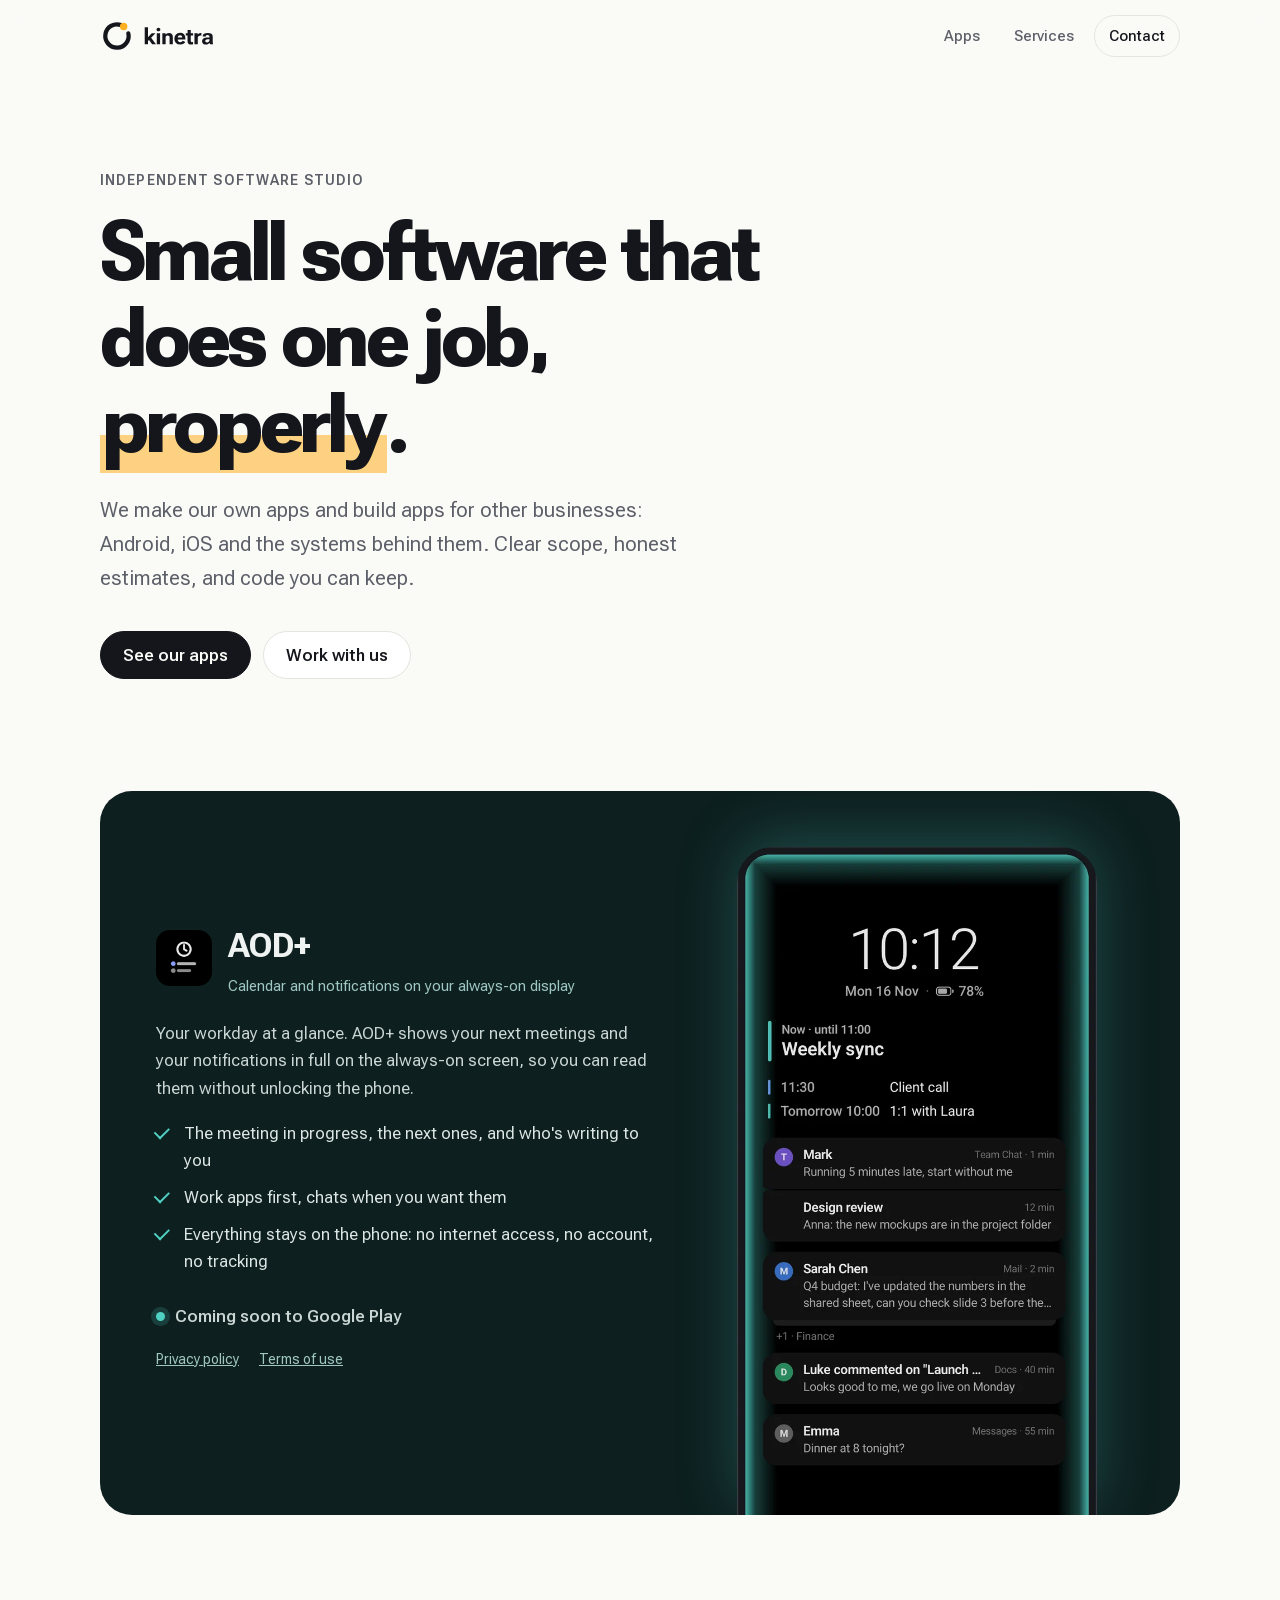
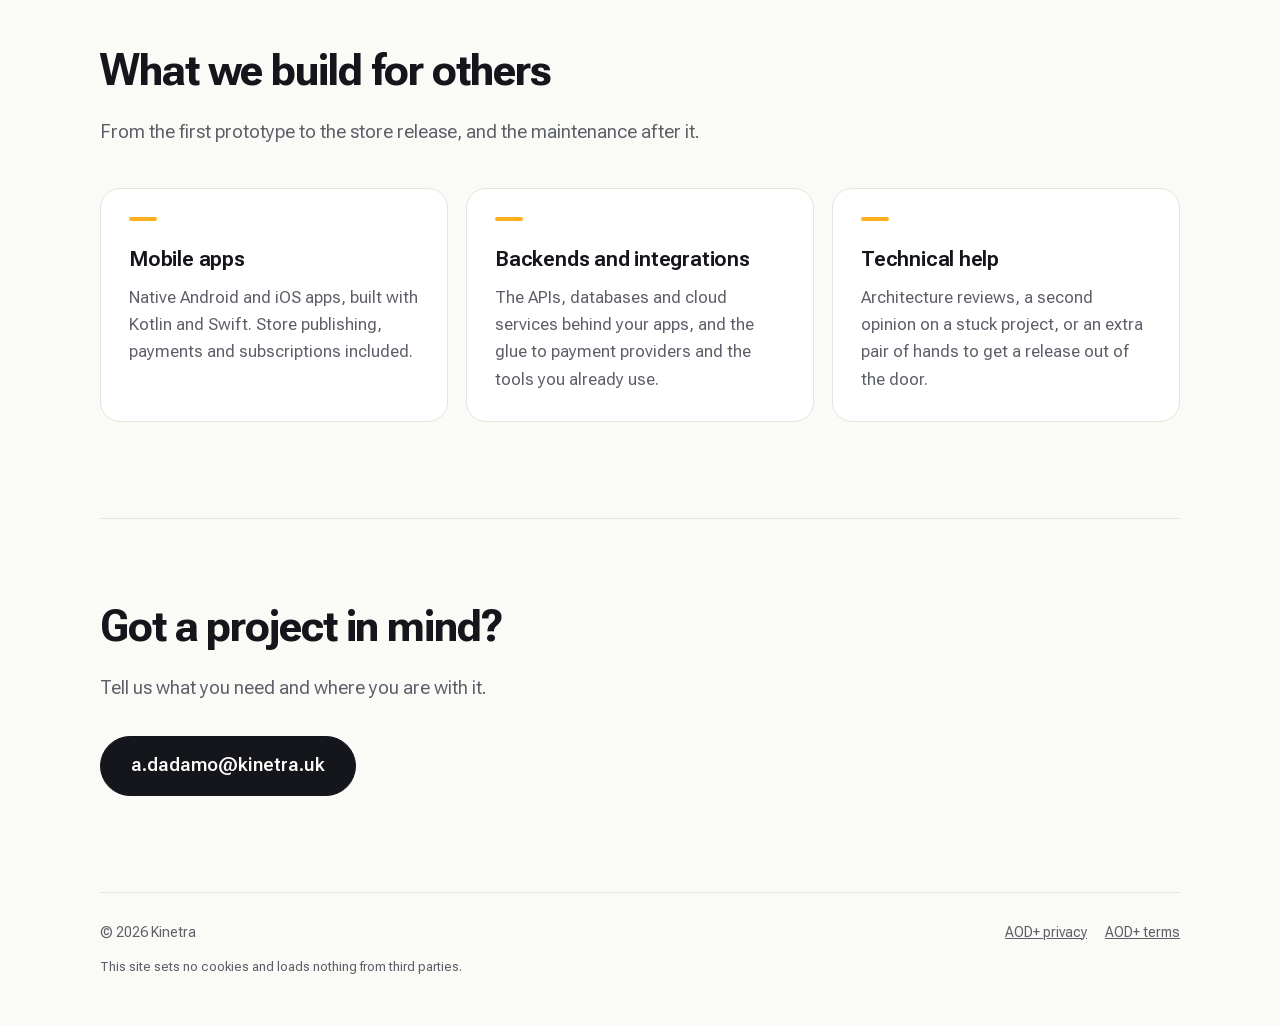
<file: index.html>
<!DOCTYPE html>
<html lang="en">
<head>
  <meta charset="utf-8">
  <meta name="viewport" content="width=device-width, initial-scale=1">
  <title>Kinetra · Independent software studio</title>
  <meta name="description" content="Kinetra is an independent software studio. We make our own apps, like AOD+, and build mobile apps and backends for other businesses.">
  <meta name="color-scheme" content="light dark">
  <meta name="theme-color" content="#FAFAF7" media="(prefers-color-scheme: light)">
  <meta name="theme-color" content="#101217" media="(prefers-color-scheme: dark)">
  <link rel="icon" href="assets/mark.svg" type="image/svg+xml">
  <link rel="preload" href="assets/fonts/roboto-flex.woff2" as="font" type="font/woff2" crossorigin>
  <link rel="stylesheet" href="assets/brand.css">
  <link rel="stylesheet" href="assets/style.css">
  <meta property="og:title" content="Kinetra">
  <meta property="og:description" content="Independent software studio. Our own apps, and apps for yours.">
  <meta property="og:type" content="website">
</head>
<body>
  <header class="top">
    <div class="wrap top-row">
      <a class="logo" href="/" aria-label="Kinetra home">
        <picture>
          <source srcset="assets/logo-dark.svg" media="(prefers-color-scheme: dark)">
          <img src="assets/logo-light.svg" alt="Kinetra" height="34">
        </picture>
      </a>
      <nav aria-label="Main">
        <a href="#apps">Apps</a>
        <a href="#services">Services</a>
        <a href="#contact" class="nav-cta">Contact</a>
      </nav>
    </div>
  </header>

  <main>
    <section class="hero wrap">
      <p class="eyebrow">Independent software studio</p>
      <h1>Small software that does one job, <span class="accent-text">properly</span>.</h1>
      <p class="lead">We make our own apps and build apps for other businesses: Android, iOS and the systems behind them. Clear scope, honest estimates, and code you can keep.</p>
      <div class="actions">
        <a class="btn primary" href="#apps">See our apps</a>
        <a class="btn" href="#contact">Work with us</a>
      </div>
    </section>

    <section id="apps" class="apps">
      <div class="wrap app-card">
        <div class="app-copy">
          <div class="app-head">
            <img src="assets/aodplus-icon.png" alt="" width="56" height="56">
            <div>
              <h2>AOD+</h2>
              <p class="app-tag">Calendar and notifications on your always-on display</p>
            </div>
          </div>
          <p>Your workday at a glance. AOD+ shows your next meetings and your notifications in full on the always-on screen, so you can read them without unlocking the phone.</p>
          <ul class="ticks">
            <li>The meeting in progress, the next ones, and who's writing to you</li>
            <li>Work apps first, chats when you want them</li>
            <li>Everything stays on the phone: no internet access, no account, no tracking</li>
          </ul>
          <p class="soon"><span class="dot" aria-hidden="true"></span>Coming soon to Google Play</p>
          <p class="small-links">
            <a href="/aodplus/privacy/">Privacy policy</a>
            <a href="/aodplus/terms/">Terms of use</a>
          </p>
        </div>
        <div class="app-shot">
          <img src="assets/aodplus-screen.webp" alt="AOD+ on a phone: the time, the meeting in progress, the next meetings and recent notifications" width="645" height="1196" loading="lazy">
        </div>
      </div>
    </section>

    <section id="services" class="wrap services">
      <h2>What we build for others</h2>
      <p class="section-lead">From the first prototype to the store release, and the maintenance after it.</p>
      <div class="grid">
        <article>
          <h3>Mobile apps</h3>
          <p>Native Android and iOS apps, built with Kotlin and Swift. Store publishing, payments and subscriptions included.</p>
        </article>
        <article>
          <h3>Backends and integrations</h3>
          <p>The APIs, databases and cloud services behind your apps, and the glue to payment providers and the tools you already use.</p>
        </article>
        <article>
          <h3>Technical help</h3>
          <p>Architecture reviews, a second opinion on a stuck project, or an extra pair of hands to get a release out of the door.</p>
        </article>
      </div>
    </section>

    <section id="contact" class="wrap contact">
      <h2>Got a project in mind?</h2>
      <p class="section-lead">Tell us what you need and where you are with it.</p>
      <a class="btn primary big" href="mailto:a.dadamo@kinetra.uk">a.dadamo@kinetra.uk</a>
    </section>
  </main>

  <footer class="wrap foot">
    <div class="foot-row">
      <span>© 2026 Kinetra</span>
      <span class="foot-links">
        <a href="/aodplus/privacy/">AOD+ privacy</a>
        <a href="/aodplus/terms/">AOD+ terms</a>
      </span>
    </div>
    <p class="legal">This site sets no cookies and loads nothing from third parties.</p>
  </footer>
</body>
</html>
</file>
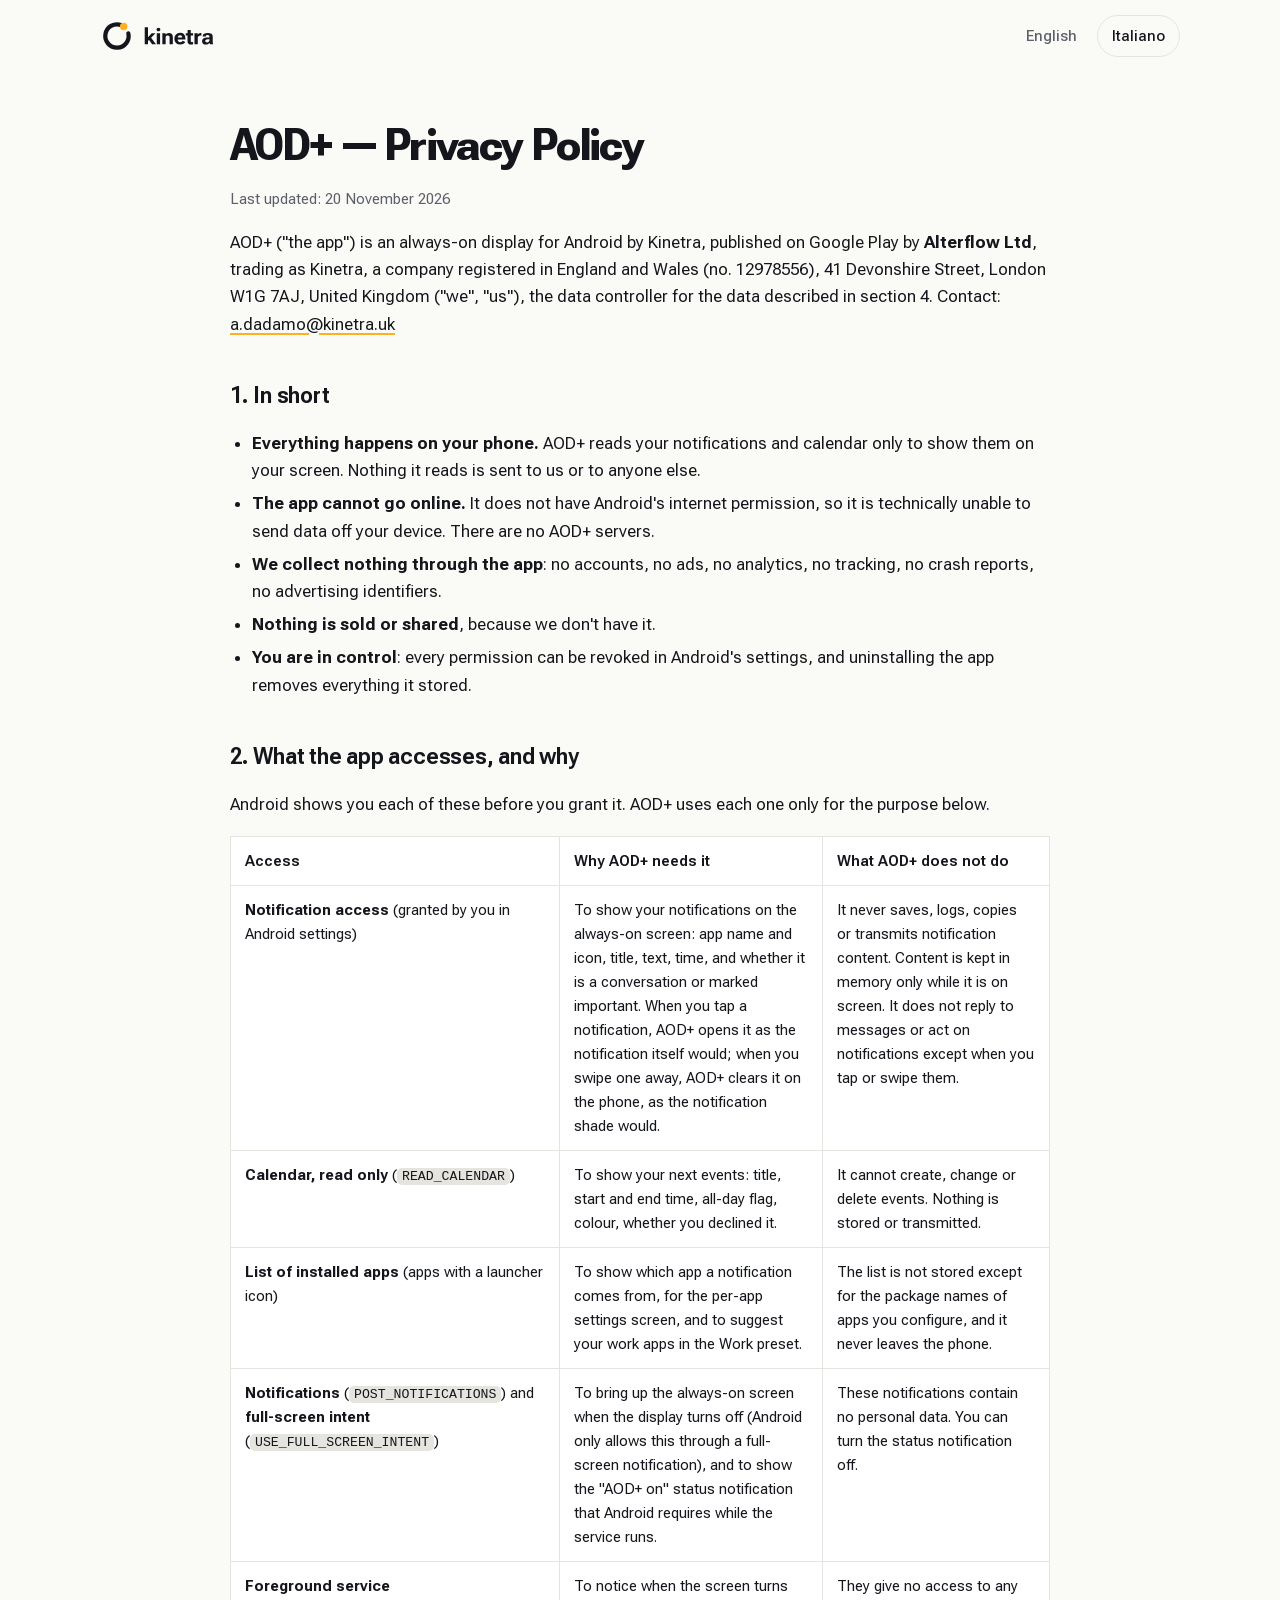
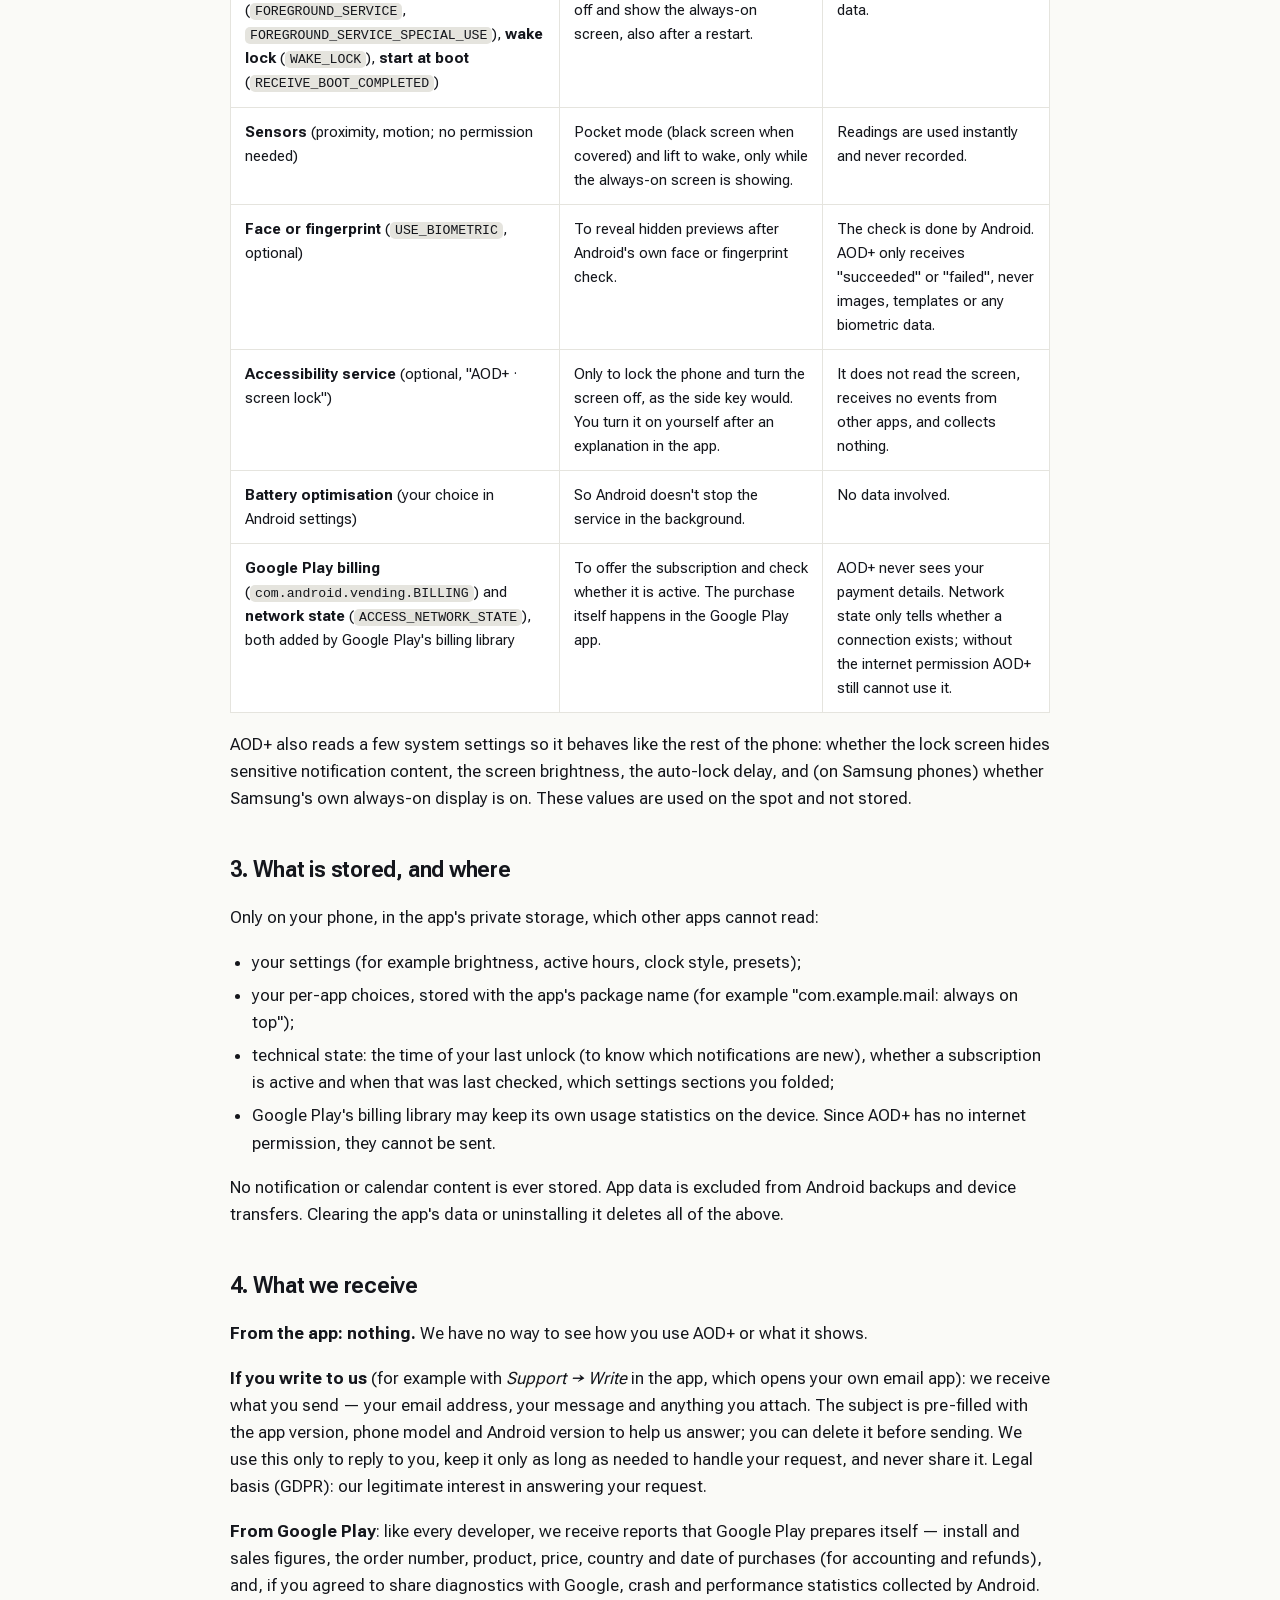
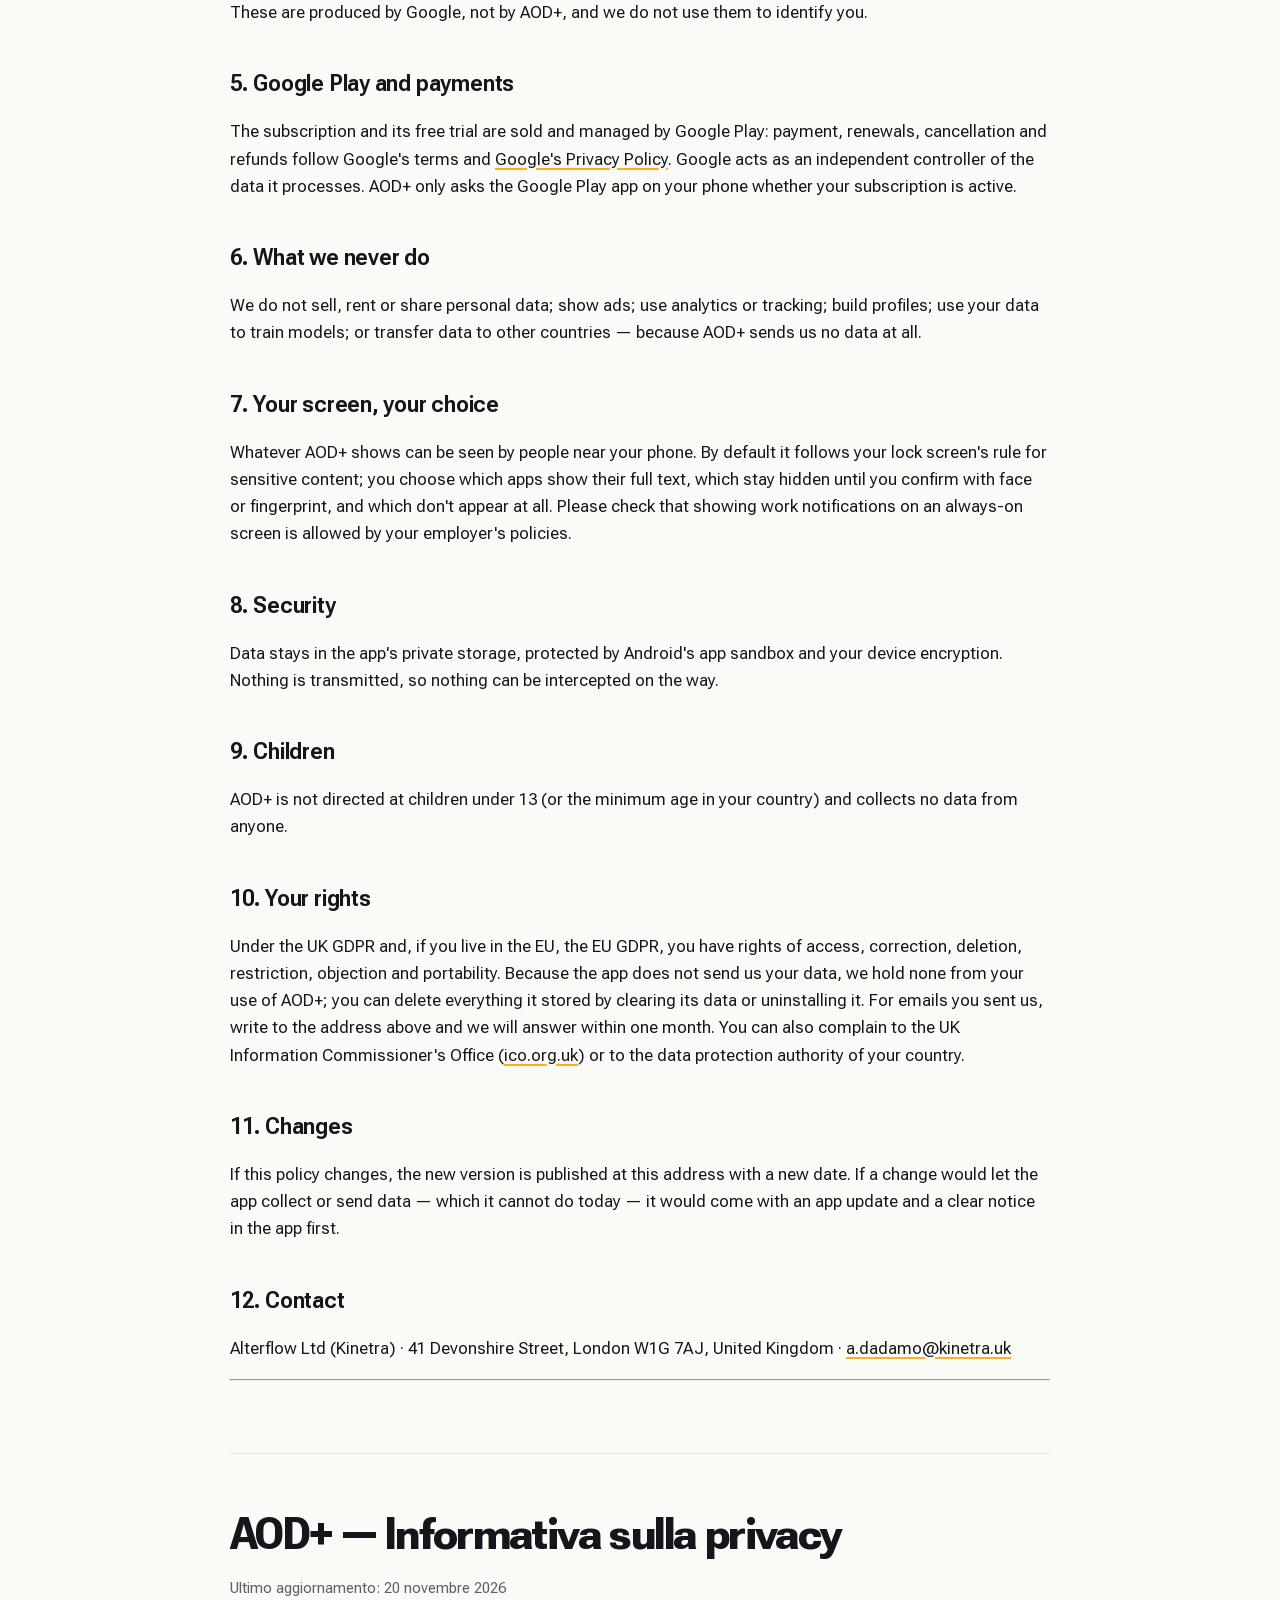
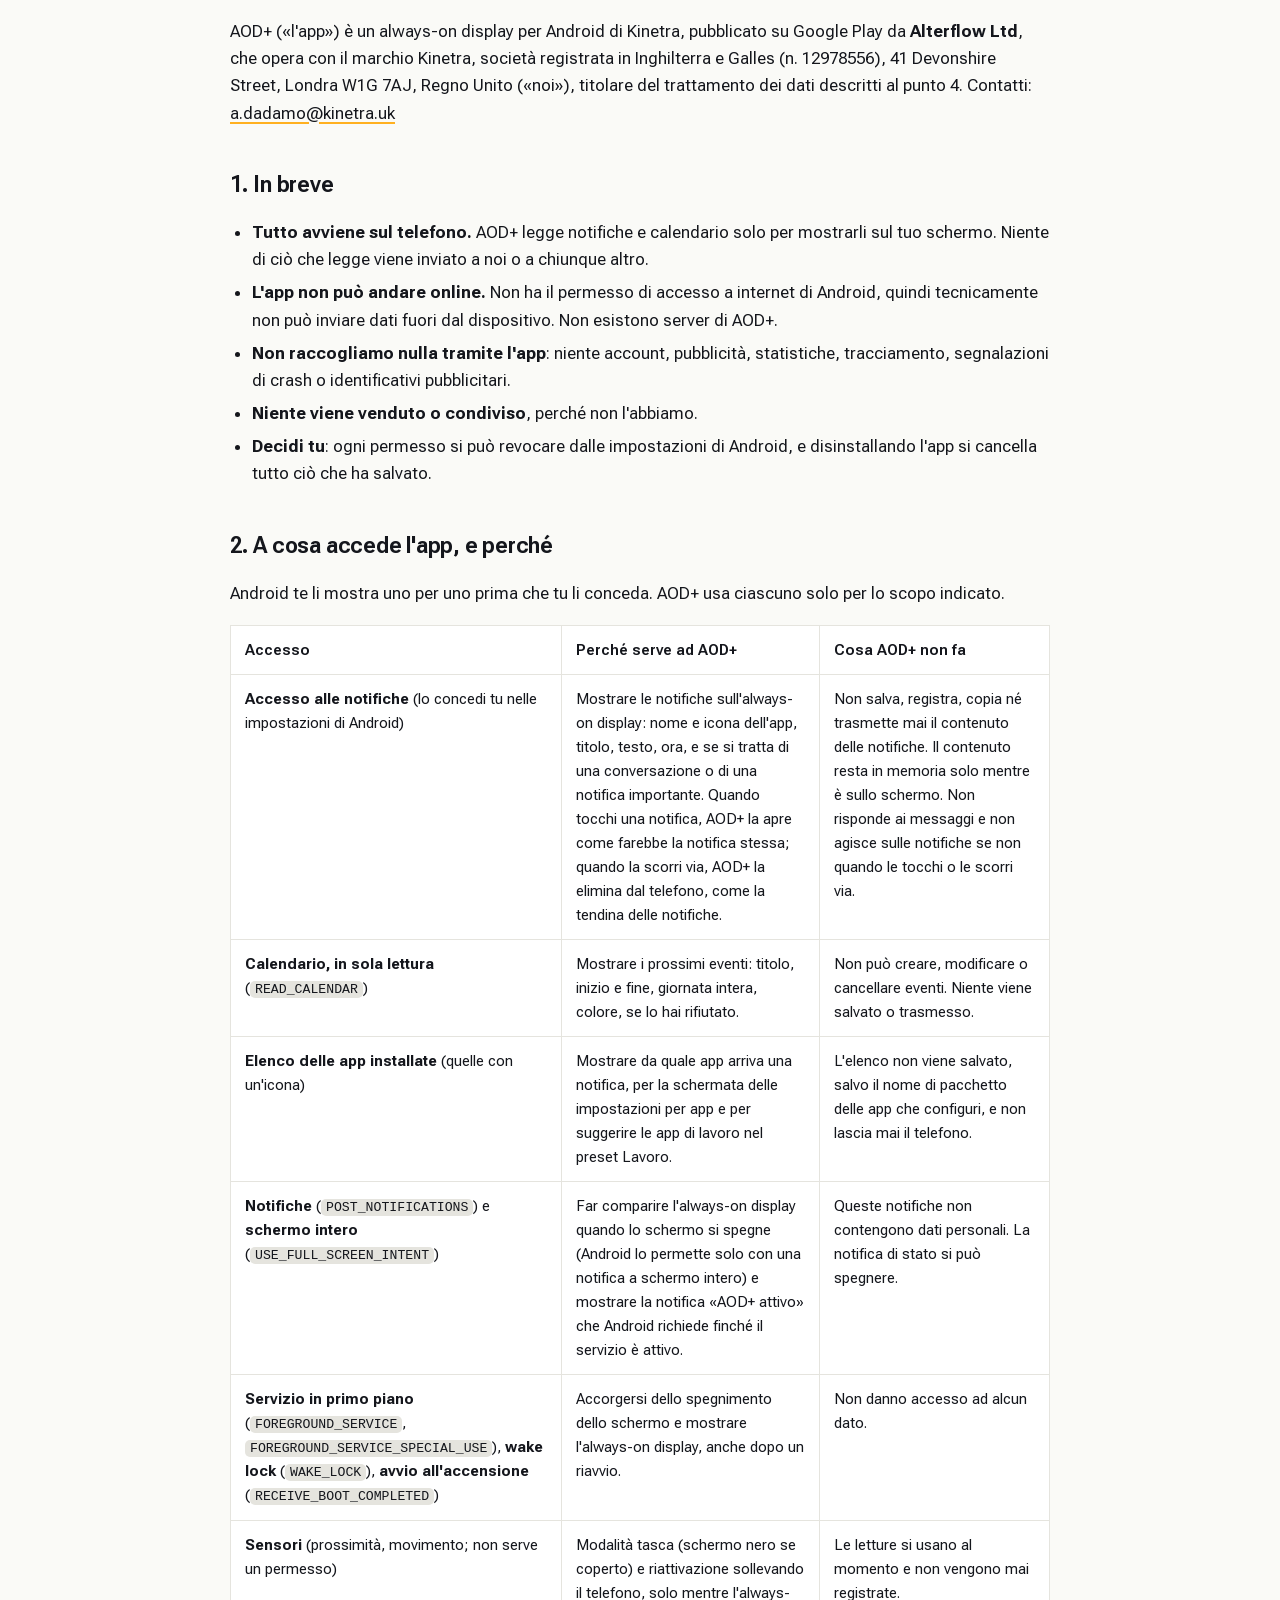
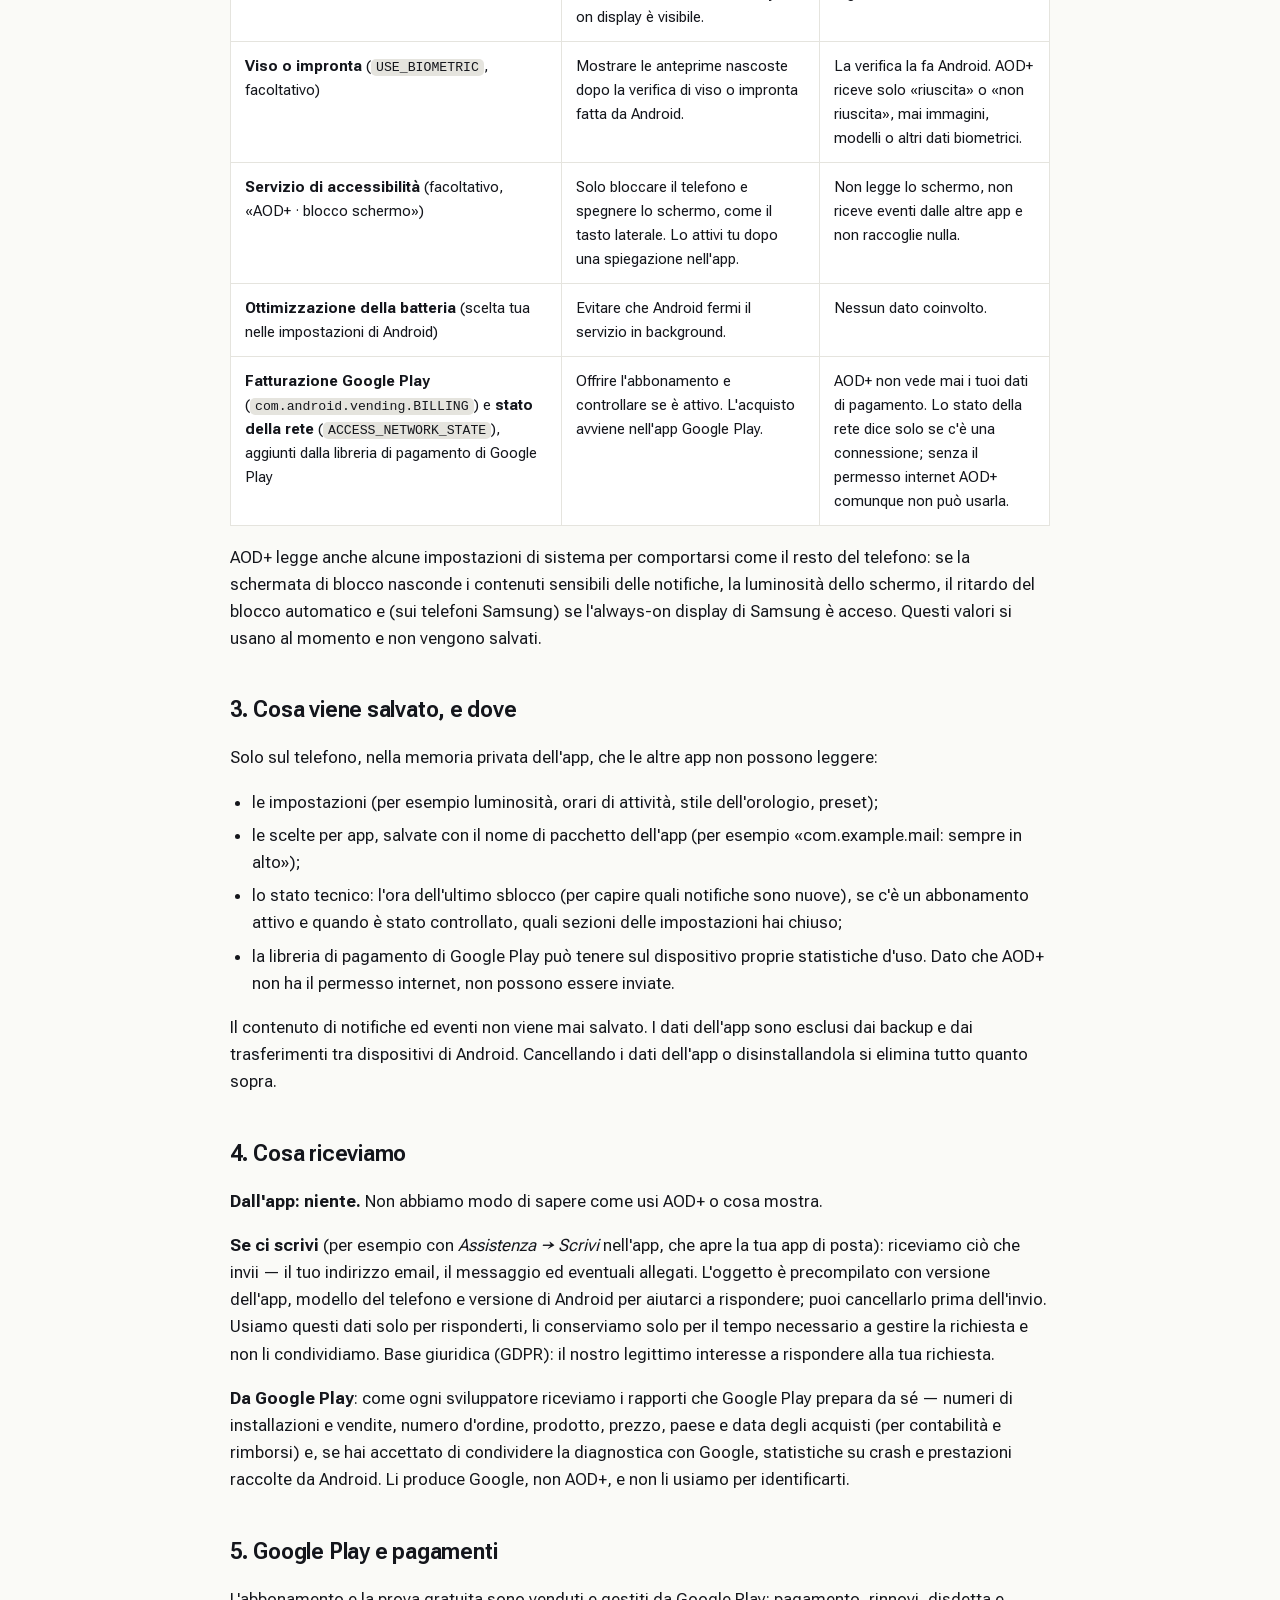
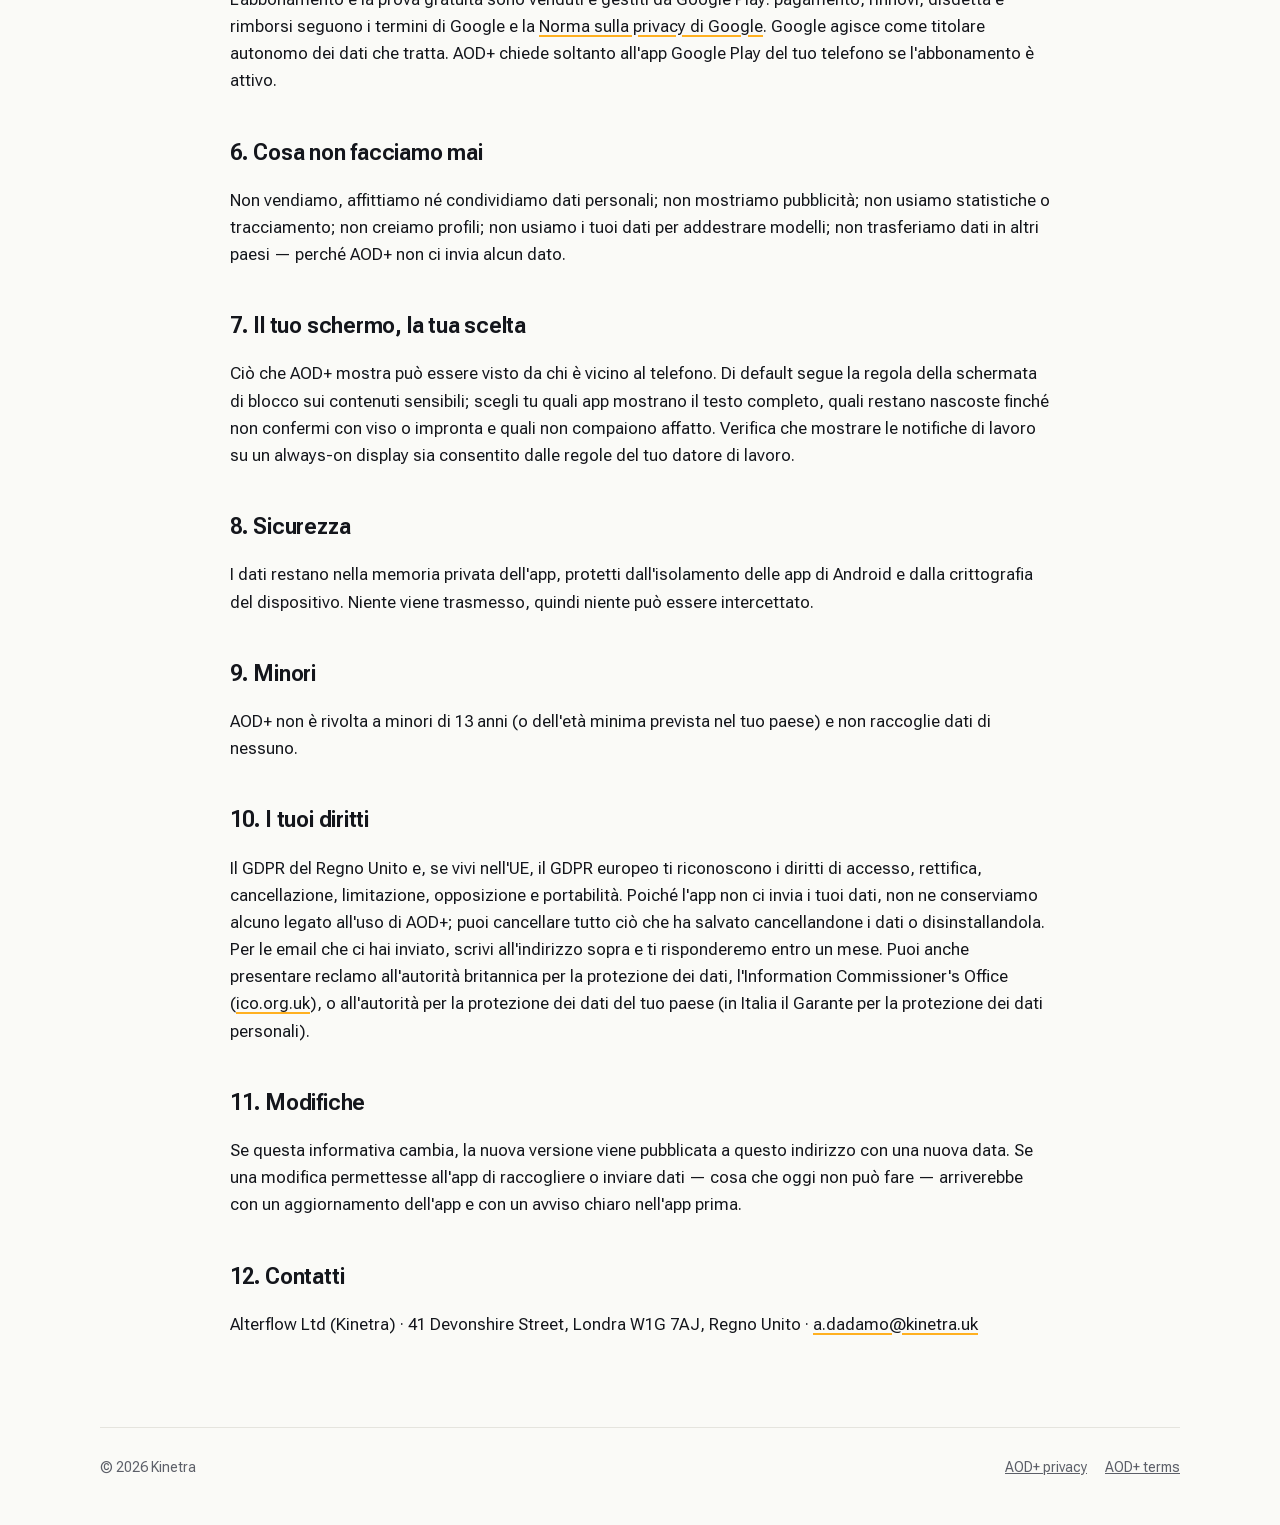
<file: aodplus/privacy/index.html>
<!DOCTYPE html>
<html lang="en">
<head>
  <meta charset="utf-8">
  <meta name="viewport" content="width=device-width, initial-scale=1">
  <title>AOD+ Privacy Policy · Kinetra</title>
  <meta name="color-scheme" content="light dark">
  <link rel="icon" href="/assets/mark.svg" type="image/svg+xml">
  <link rel="preload" href="/assets/fonts/roboto-flex.woff2" as="font" type="font/woff2" crossorigin>
  <link rel="stylesheet" href="/assets/brand.css">
  <link rel="stylesheet" href="/assets/style.css">
</head>
<body>
  <header class="top">
    <div class="wrap top-row">
      <a class="logo" href="/" aria-label="Kinetra home">
        <picture>
          <source srcset="/assets/logo-dark.svg" media="(prefers-color-scheme: dark)">
          <img src="/assets/logo-light.svg" alt="Kinetra" height="34">
        </picture>
      </a>
      <nav aria-label="Language">
        <a href="#en">English</a>
        <a href="#it" lang="it" class="nav-cta">Italiano</a>
      </nav>
    </div>
  </header>

  <main class="wrap doc">
<section id="en" lang="en"><div class="markdown-heading"><h1 class="heading-element">AOD+ — Privacy Policy</h1><a id="aod--privacy-policy" class="anchor" aria-label="Permalink: AOD+ — Privacy Policy" href="#aod--privacy-policy"><span aria-hidden="true" class="octicon octicon-link"></span></a></div>
<p><em>Last updated: 20 November 2026</em></p>
<p>AOD+ ("the app") is an always-on display for Android by Kinetra, published on Google Play by
<strong>Alterflow Ltd</strong>, trading as Kinetra, a company registered in England and Wales (no. 12978556), 41 Devonshire Street, London W1G 7AJ, United Kingdom ("we", "us"), the data controller for the data described in section 4. Contact: <a href="mailto:a.dadamo@kinetra.uk">a.dadamo@kinetra.uk</a></p>
<div class="markdown-heading"><h2 class="heading-element">1. In short</h2><a id="1-in-short" class="anchor" aria-label="Permalink: 1. In short" href="#1-in-short"><span aria-hidden="true" class="octicon octicon-link"></span></a></div>
<ul>
<li>
<strong>Everything happens on your phone.</strong> AOD+ reads your notifications and calendar only to show them on
your screen. Nothing it reads is sent to us or to anyone else.</li>
<li>
<strong>The app cannot go online.</strong> It does not have Android's internet permission, so it is technically
unable to send data off your device. There are no AOD+ servers.</li>
<li>
<strong>We collect nothing through the app</strong>: no accounts, no ads, no analytics, no tracking, no crash
reports, no advertising identifiers.</li>
<li>
<strong>Nothing is sold or shared</strong>, because we don't have it.</li>
<li>
<strong>You are in control</strong>: every permission can be revoked in Android's settings, and uninstalling the
app removes everything it stored.</li>
</ul>
<div class="markdown-heading"><h2 class="heading-element">2. What the app accesses, and why</h2><a id="2-what-the-app-accesses-and-why" class="anchor" aria-label="Permalink: 2. What the app accesses, and why" href="#2-what-the-app-accesses-and-why"><span aria-hidden="true" class="octicon octicon-link"></span></a></div>
<p>Android shows you each of these before you grant it. AOD+ uses each one only for the purpose below.</p>
<table>
<thead>
<tr>
<th>Access</th>
<th>Why AOD+ needs it</th>
<th>What AOD+ does not do</th>
</tr>
</thead>
<tbody>
<tr>
<td>
<strong>Notification access</strong> (granted by you in Android settings)</td>
<td>To show your notifications on the always-on screen: app name and icon, title, text, time, and whether it is a conversation or marked important. When you tap a notification, AOD+ opens it as the notification itself would; when you swipe one away, AOD+ clears it on the phone, as the notification shade would.</td>
<td>It never saves, logs, copies or transmits notification content. Content is kept in memory only while it is on screen. It does not reply to messages or act on notifications except when you tap or swipe them.</td>
</tr>
<tr>
<td>
<strong>Calendar, read only</strong> (<code>READ_CALENDAR</code>)</td>
<td>To show your next events: title, start and end time, all-day flag, colour, whether you declined it.</td>
<td>It cannot create, change or delete events. Nothing is stored or transmitted.</td>
</tr>
<tr>
<td>
<strong>List of installed apps</strong> (apps with a launcher icon)</td>
<td>To show which app a notification comes from, for the per-app settings screen, and to suggest your work apps in the Work preset.</td>
<td>The list is not stored except for the package names of apps you configure, and it never leaves the phone.</td>
</tr>
<tr>
<td>
<strong>Notifications</strong> (<code>POST_NOTIFICATIONS</code>) and <strong>full-screen intent</strong> (<code>USE_FULL_SCREEN_INTENT</code>)</td>
<td>To bring up the always-on screen when the display turns off (Android only allows this through a full-screen notification), and to show the "AOD+ on" status notification that Android requires while the service runs.</td>
<td>These notifications contain no personal data. You can turn the status notification off.</td>
</tr>
<tr>
<td>
<strong>Foreground service</strong> (<code>FOREGROUND_SERVICE</code>, <code>FOREGROUND_SERVICE_SPECIAL_USE</code>), <strong>wake lock</strong> (<code>WAKE_LOCK</code>), <strong>start at boot</strong> (<code>RECEIVE_BOOT_COMPLETED</code>)</td>
<td>To notice when the screen turns off and show the always-on screen, also after a restart.</td>
<td>They give no access to any data.</td>
</tr>
<tr>
<td>
<strong>Sensors</strong> (proximity, motion; no permission needed)</td>
<td>Pocket mode (black screen when covered) and lift to wake, only while the always-on screen is showing.</td>
<td>Readings are used instantly and never recorded.</td>
</tr>
<tr>
<td>
<strong>Face or fingerprint</strong> (<code>USE_BIOMETRIC</code>, optional)</td>
<td>To reveal hidden previews after Android's own face or fingerprint check.</td>
<td>The check is done by Android. AOD+ only receives "succeeded" or "failed", never images, templates or any biometric data.</td>
</tr>
<tr>
<td>
<strong>Accessibility service</strong> (optional, "AOD+ · screen lock")</td>
<td>Only to lock the phone and turn the screen off, as the side key would. You turn it on yourself after an explanation in the app.</td>
<td>It does not read the screen, receives no events from other apps, and collects nothing.</td>
</tr>
<tr>
<td>
<strong>Battery optimisation</strong> (your choice in Android settings)</td>
<td>So Android doesn't stop the service in the background.</td>
<td>No data involved.</td>
</tr>
<tr>
<td>
<strong>Google Play billing</strong> (<code>com.android.vending.BILLING</code>) and <strong>network state</strong> (<code>ACCESS_NETWORK_STATE</code>), both added by Google Play's billing library</td>
<td>To offer the subscription and check whether it is active. The purchase itself happens in the Google Play app.</td>
<td>AOD+ never sees your payment details. Network state only tells whether a connection exists; without the internet permission AOD+ still cannot use it.</td>
</tr>
</tbody>
</table>
<p>AOD+ also reads a few system settings so it behaves like the rest of the phone: whether the lock screen
hides sensitive notification content, the screen brightness, the auto-lock delay, and (on Samsung phones)
whether Samsung's own always-on display is on. These values are used on the spot and not stored.</p>
<div class="markdown-heading"><h2 class="heading-element">3. What is stored, and where</h2><a id="3-what-is-stored-and-where" class="anchor" aria-label="Permalink: 3. What is stored, and where" href="#3-what-is-stored-and-where"><span aria-hidden="true" class="octicon octicon-link"></span></a></div>
<p>Only on your phone, in the app's private storage, which other apps cannot read:</p>
<ul>
<li>your settings (for example brightness, active hours, clock style, presets);</li>
<li>your per-app choices, stored with the app's package name (for example "com.example.mail: always on top");</li>
<li>technical state: the time of your last unlock (to know which notifications are new), whether a
subscription is active and when that was last checked, which settings sections you folded;</li>
<li>Google Play's billing library may keep its own usage statistics on the device. Since AOD+ has no
internet permission, they cannot be sent.</li>
</ul>
<p>No notification or calendar content is ever stored. App data is excluded from Android backups and device
transfers. Clearing the app's data or uninstalling it deletes all of the above.</p>
<div class="markdown-heading"><h2 class="heading-element">4. What we receive</h2><a id="4-what-we-receive" class="anchor" aria-label="Permalink: 4. What we receive" href="#4-what-we-receive"><span aria-hidden="true" class="octicon octicon-link"></span></a></div>
<p><strong>From the app: nothing.</strong> We have no way to see how you use AOD+ or what it shows.</p>
<p><strong>If you write to us</strong> (for example with <em>Support → Write</em> in the app, which opens your own email app):
we receive what you send — your email address, your message and anything you attach. The subject is
pre-filled with the app version, phone model and Android version to help us answer; you can delete it
before sending. We use this only to reply to you, keep it only as long as needed to handle your request,
and never share it. Legal basis (GDPR): our legitimate interest in answering your request.</p>
<p><strong>From Google Play</strong>: like every developer, we receive reports that Google Play prepares itself — install
and sales figures, the order number, product, price, country and date of purchases (for accounting and
refunds), and, if you agreed to share diagnostics with Google, crash and performance statistics collected
by Android. These are produced by Google, not by AOD+, and we do not use them to identify you.</p>
<div class="markdown-heading"><h2 class="heading-element">5. Google Play and payments</h2><a id="5-google-play-and-payments" class="anchor" aria-label="Permalink: 5. Google Play and payments" href="#5-google-play-and-payments"><span aria-hidden="true" class="octicon octicon-link"></span></a></div>
<p>The subscription and its free trial are sold and managed by Google Play: payment, renewals, cancellation
and refunds follow Google's terms and <a href="https://policies.google.com/privacy" rel="nofollow">Google's Privacy Policy</a>.
Google acts as an independent controller of the data it processes. AOD+ only asks the Google Play app on
your phone whether your subscription is active.</p>
<div class="markdown-heading"><h2 class="heading-element">6. What we never do</h2><a id="6-what-we-never-do" class="anchor" aria-label="Permalink: 6. What we never do" href="#6-what-we-never-do"><span aria-hidden="true" class="octicon octicon-link"></span></a></div>
<p>We do not sell, rent or share personal data; show ads; use analytics or tracking; build profiles; use
your data to train models; or transfer data to other countries — because AOD+ sends us no data at all.</p>
<div class="markdown-heading"><h2 class="heading-element">7. Your screen, your choice</h2><a id="7-your-screen-your-choice" class="anchor" aria-label="Permalink: 7. Your screen, your choice" href="#7-your-screen-your-choice"><span aria-hidden="true" class="octicon octicon-link"></span></a></div>
<p>Whatever AOD+ shows can be seen by people near your phone. By default it follows your lock screen's rule
for sensitive content; you choose which apps show their full text, which stay hidden until you confirm
with face or fingerprint, and which don't appear at all. Please check that showing work notifications on
an always-on screen is allowed by your employer's policies.</p>
<div class="markdown-heading"><h2 class="heading-element">8. Security</h2><a id="8-security" class="anchor" aria-label="Permalink: 8. Security" href="#8-security"><span aria-hidden="true" class="octicon octicon-link"></span></a></div>
<p>Data stays in the app's private storage, protected by Android's app sandbox and your device encryption.
Nothing is transmitted, so nothing can be intercepted on the way.</p>
<div class="markdown-heading"><h2 class="heading-element">9. Children</h2><a id="9-children" class="anchor" aria-label="Permalink: 9. Children" href="#9-children"><span aria-hidden="true" class="octicon octicon-link"></span></a></div>
<p>AOD+ is not directed at children under 13 (or the minimum age in your country) and collects no data from
anyone.</p>
<div class="markdown-heading"><h2 class="heading-element">10. Your rights</h2><a id="10-your-rights" class="anchor" aria-label="Permalink: 10. Your rights" href="#10-your-rights"><span aria-hidden="true" class="octicon octicon-link"></span></a></div>
<p>Under the UK GDPR and, if you live in the EU, the EU GDPR, you have rights of access, correction, deletion, restriction,
objection and portability. Because the app does not send us your data, we hold none from your use of
AOD+; you can delete everything it stored by clearing its data or uninstalling it. For emails you sent
us, write to the address above and we will answer within one month. You can also complain to the
UK Information Commissioner's Office (<a href="https://ico.org.uk" rel="nofollow">ico.org.uk</a>) or to the data protection
authority of your country.</p>
<div class="markdown-heading"><h2 class="heading-element">11. Changes</h2><a id="11-changes" class="anchor" aria-label="Permalink: 11. Changes" href="#11-changes"><span aria-hidden="true" class="octicon octicon-link"></span></a></div>
<p>If this policy changes, the new version is published at this address with a new date. If a change would
let the app collect or send data — which it cannot do today — it would come with an app update and a
clear notice in the app first.</p>
<div class="markdown-heading"><h2 class="heading-element">12. Contact</h2><a id="12-contact" class="anchor" aria-label="Permalink: 12. Contact" href="#12-contact"><span aria-hidden="true" class="octicon octicon-link"></span></a></div>
<p>Alterflow Ltd (Kinetra) · 41 Devonshire Street, London W1G 7AJ, United Kingdom · <a href="mailto:a.dadamo@kinetra.uk">a.dadamo@kinetra.uk</a></p>
<hr>
</section>
<section id="it" lang="it"><div class="markdown-heading"><h1 class="heading-element">AOD+ — Informativa sulla privacy</h1><a id="aod--informativa-sulla-privacy" class="anchor" aria-label="Permalink: AOD+ — Informativa sulla privacy" href="#aod--informativa-sulla-privacy"><span aria-hidden="true" class="octicon octicon-link"></span></a></div>
<p><em>Ultimo aggiornamento: 20 novembre 2026</em></p>
<p>AOD+ («l'app») è un always-on display per Android di Kinetra, pubblicato su Google Play da
<strong>Alterflow Ltd</strong>, che opera con il marchio Kinetra, società registrata in Inghilterra e Galles (n. 12978556), 41 Devonshire Street, Londra W1G 7AJ, Regno Unito («noi»), titolare del trattamento dei dati descritti al punto 4. Contatti: <a href="mailto:a.dadamo@kinetra.uk">a.dadamo@kinetra.uk</a></p>
<div class="markdown-heading"><h2 class="heading-element">1. In breve</h2><a id="1-in-breve" class="anchor" aria-label="Permalink: 1. In breve" href="#1-in-breve"><span aria-hidden="true" class="octicon octicon-link"></span></a></div>
<ul>
<li>
<strong>Tutto avviene sul telefono.</strong> AOD+ legge notifiche e calendario solo per mostrarli sul tuo schermo.
Niente di ciò che legge viene inviato a noi o a chiunque altro.</li>
<li>
<strong>L'app non può andare online.</strong> Non ha il permesso di accesso a internet di Android, quindi
tecnicamente non può inviare dati fuori dal dispositivo. Non esistono server di AOD+.</li>
<li>
<strong>Non raccogliamo nulla tramite l'app</strong>: niente account, pubblicità, statistiche, tracciamento,
segnalazioni di crash o identificativi pubblicitari.</li>
<li>
<strong>Niente viene venduto o condiviso</strong>, perché non l'abbiamo.</li>
<li>
<strong>Decidi tu</strong>: ogni permesso si può revocare dalle impostazioni di Android, e disinstallando l'app si
cancella tutto ciò che ha salvato.</li>
</ul>
<div class="markdown-heading"><h2 class="heading-element">2. A cosa accede l'app, e perché</h2><a id="2-a-cosa-accede-lapp-e-perché" class="anchor" aria-label="Permalink: 2. A cosa accede l'app, e perché" href="#2-a-cosa-accede-lapp-e-perché"><span aria-hidden="true" class="octicon octicon-link"></span></a></div>
<p>Android te li mostra uno per uno prima che tu li conceda. AOD+ usa ciascuno solo per lo scopo indicato.</p>
<table>
<thead>
<tr>
<th>Accesso</th>
<th>Perché serve ad AOD+</th>
<th>Cosa AOD+ non fa</th>
</tr>
</thead>
<tbody>
<tr>
<td>
<strong>Accesso alle notifiche</strong> (lo concedi tu nelle impostazioni di Android)</td>
<td>Mostrare le notifiche sull'always-on display: nome e icona dell'app, titolo, testo, ora, e se si tratta di una conversazione o di una notifica importante. Quando tocchi una notifica, AOD+ la apre come farebbe la notifica stessa; quando la scorri via, AOD+ la elimina dal telefono, come la tendina delle notifiche.</td>
<td>Non salva, registra, copia né trasmette mai il contenuto delle notifiche. Il contenuto resta in memoria solo mentre è sullo schermo. Non risponde ai messaggi e non agisce sulle notifiche se non quando le tocchi o le scorri via.</td>
</tr>
<tr>
<td>
<strong>Calendario, in sola lettura</strong> (<code>READ_CALENDAR</code>)</td>
<td>Mostrare i prossimi eventi: titolo, inizio e fine, giornata intera, colore, se lo hai rifiutato.</td>
<td>Non può creare, modificare o cancellare eventi. Niente viene salvato o trasmesso.</td>
</tr>
<tr>
<td>
<strong>Elenco delle app installate</strong> (quelle con un'icona)</td>
<td>Mostrare da quale app arriva una notifica, per la schermata delle impostazioni per app e per suggerire le app di lavoro nel preset Lavoro.</td>
<td>L'elenco non viene salvato, salvo il nome di pacchetto delle app che configuri, e non lascia mai il telefono.</td>
</tr>
<tr>
<td>
<strong>Notifiche</strong> (<code>POST_NOTIFICATIONS</code>) e <strong>schermo intero</strong> (<code>USE_FULL_SCREEN_INTENT</code>)</td>
<td>Far comparire l'always-on display quando lo schermo si spegne (Android lo permette solo con una notifica a schermo intero) e mostrare la notifica «AOD+ attivo» che Android richiede finché il servizio è attivo.</td>
<td>Queste notifiche non contengono dati personali. La notifica di stato si può spegnere.</td>
</tr>
<tr>
<td>
<strong>Servizio in primo piano</strong> (<code>FOREGROUND_SERVICE</code>, <code>FOREGROUND_SERVICE_SPECIAL_USE</code>), <strong>wake lock</strong> (<code>WAKE_LOCK</code>), <strong>avvio all'accensione</strong> (<code>RECEIVE_BOOT_COMPLETED</code>)</td>
<td>Accorgersi dello spegnimento dello schermo e mostrare l'always-on display, anche dopo un riavvio.</td>
<td>Non danno accesso ad alcun dato.</td>
</tr>
<tr>
<td>
<strong>Sensori</strong> (prossimità, movimento; non serve un permesso)</td>
<td>Modalità tasca (schermo nero se coperto) e riattivazione sollevando il telefono, solo mentre l'always-on display è visibile.</td>
<td>Le letture si usano al momento e non vengono mai registrate.</td>
</tr>
<tr>
<td>
<strong>Viso o impronta</strong> (<code>USE_BIOMETRIC</code>, facoltativo)</td>
<td>Mostrare le anteprime nascoste dopo la verifica di viso o impronta fatta da Android.</td>
<td>La verifica la fa Android. AOD+ riceve solo «riuscita» o «non riuscita», mai immagini, modelli o altri dati biometrici.</td>
</tr>
<tr>
<td>
<strong>Servizio di accessibilità</strong> (facoltativo, «AOD+ · blocco schermo»)</td>
<td>Solo bloccare il telefono e spegnere lo schermo, come il tasto laterale. Lo attivi tu dopo una spiegazione nell'app.</td>
<td>Non legge lo schermo, non riceve eventi dalle altre app e non raccoglie nulla.</td>
</tr>
<tr>
<td>
<strong>Ottimizzazione della batteria</strong> (scelta tua nelle impostazioni di Android)</td>
<td>Evitare che Android fermi il servizio in background.</td>
<td>Nessun dato coinvolto.</td>
</tr>
<tr>
<td>
<strong>Fatturazione Google Play</strong> (<code>com.android.vending.BILLING</code>) e <strong>stato della rete</strong> (<code>ACCESS_NETWORK_STATE</code>), aggiunti dalla libreria di pagamento di Google Play</td>
<td>Offrire l'abbonamento e controllare se è attivo. L'acquisto avviene nell'app Google Play.</td>
<td>AOD+ non vede mai i tuoi dati di pagamento. Lo stato della rete dice solo se c'è una connessione; senza il permesso internet AOD+ comunque non può usarla.</td>
</tr>
</tbody>
</table>
<p>AOD+ legge anche alcune impostazioni di sistema per comportarsi come il resto del telefono: se la
schermata di blocco nasconde i contenuti sensibili delle notifiche, la luminosità dello schermo, il ritardo
del blocco automatico e (sui telefoni Samsung) se l'always-on display di Samsung è acceso. Questi valori si
usano al momento e non vengono salvati.</p>
<div class="markdown-heading"><h2 class="heading-element">3. Cosa viene salvato, e dove</h2><a id="3-cosa-viene-salvato-e-dove" class="anchor" aria-label="Permalink: 3. Cosa viene salvato, e dove" href="#3-cosa-viene-salvato-e-dove"><span aria-hidden="true" class="octicon octicon-link"></span></a></div>
<p>Solo sul telefono, nella memoria privata dell'app, che le altre app non possono leggere:</p>
<ul>
<li>le impostazioni (per esempio luminosità, orari di attività, stile dell'orologio, preset);</li>
<li>le scelte per app, salvate con il nome di pacchetto dell'app (per esempio «com.example.mail: sempre in
alto»);</li>
<li>lo stato tecnico: l'ora dell'ultimo sblocco (per capire quali notifiche sono nuove), se c'è un
abbonamento attivo e quando è stato controllato, quali sezioni delle impostazioni hai chiuso;</li>
<li>la libreria di pagamento di Google Play può tenere sul dispositivo proprie statistiche d'uso. Dato che
AOD+ non ha il permesso internet, non possono essere inviate.</li>
</ul>
<p>Il contenuto di notifiche ed eventi non viene mai salvato. I dati dell'app sono esclusi dai backup e dai
trasferimenti tra dispositivi di Android. Cancellando i dati dell'app o disinstallandola si elimina tutto
quanto sopra.</p>
<div class="markdown-heading"><h2 class="heading-element">4. Cosa riceviamo</h2><a id="4-cosa-riceviamo" class="anchor" aria-label="Permalink: 4. Cosa riceviamo" href="#4-cosa-riceviamo"><span aria-hidden="true" class="octicon octicon-link"></span></a></div>
<p><strong>Dall'app: niente.</strong> Non abbiamo modo di sapere come usi AOD+ o cosa mostra.</p>
<p><strong>Se ci scrivi</strong> (per esempio con <em>Assistenza → Scrivi</em> nell'app, che apre la tua app di posta): riceviamo
ciò che invii — il tuo indirizzo email, il messaggio ed eventuali allegati. L'oggetto è precompilato con
versione dell'app, modello del telefono e versione di Android per aiutarci a rispondere; puoi cancellarlo
prima dell'invio. Usiamo questi dati solo per risponderti, li conserviamo solo per il tempo necessario a
gestire la richiesta e non li condividiamo. Base giuridica (GDPR): il nostro legittimo interesse a
rispondere alla tua richiesta.</p>
<p><strong>Da Google Play</strong>: come ogni sviluppatore riceviamo i rapporti che Google Play prepara da sé — numeri di
installazioni e vendite, numero d'ordine, prodotto, prezzo, paese e data degli acquisti (per contabilità e
rimborsi) e, se hai accettato di condividere la diagnostica con Google, statistiche su crash e prestazioni
raccolte da Android. Li produce Google, non AOD+, e non li usiamo per identificarti.</p>
<div class="markdown-heading"><h2 class="heading-element">5. Google Play e pagamenti</h2><a id="5-google-play-e-pagamenti" class="anchor" aria-label="Permalink: 5. Google Play e pagamenti" href="#5-google-play-e-pagamenti"><span aria-hidden="true" class="octicon octicon-link"></span></a></div>
<p>L'abbonamento e la prova gratuita sono venduti e gestiti da Google Play: pagamento, rinnovi, disdetta e
rimborsi seguono i termini di Google e la <a href="https://policies.google.com/privacy" rel="nofollow">Norma sulla privacy di Google</a>.
Google agisce come titolare autonomo dei dati che tratta. AOD+ chiede soltanto all'app Google Play del tuo
telefono se l'abbonamento è attivo.</p>
<div class="markdown-heading"><h2 class="heading-element">6. Cosa non facciamo mai</h2><a id="6-cosa-non-facciamo-mai" class="anchor" aria-label="Permalink: 6. Cosa non facciamo mai" href="#6-cosa-non-facciamo-mai"><span aria-hidden="true" class="octicon octicon-link"></span></a></div>
<p>Non vendiamo, affittiamo né condividiamo dati personali; non mostriamo pubblicità; non usiamo statistiche
o tracciamento; non creiamo profili; non usiamo i tuoi dati per addestrare modelli; non trasferiamo dati in
altri paesi — perché AOD+ non ci invia alcun dato.</p>
<div class="markdown-heading"><h2 class="heading-element">7. Il tuo schermo, la tua scelta</h2><a id="7-il-tuo-schermo-la-tua-scelta" class="anchor" aria-label="Permalink: 7. Il tuo schermo, la tua scelta" href="#7-il-tuo-schermo-la-tua-scelta"><span aria-hidden="true" class="octicon octicon-link"></span></a></div>
<p>Ciò che AOD+ mostra può essere visto da chi è vicino al telefono. Di default segue la regola della
schermata di blocco sui contenuti sensibili; scegli tu quali app mostrano il testo completo, quali restano
nascoste finché non confermi con viso o impronta e quali non compaiono affatto. Verifica che mostrare le
notifiche di lavoro su un always-on display sia consentito dalle regole del tuo datore di lavoro.</p>
<div class="markdown-heading"><h2 class="heading-element">8. Sicurezza</h2><a id="8-sicurezza" class="anchor" aria-label="Permalink: 8. Sicurezza" href="#8-sicurezza"><span aria-hidden="true" class="octicon octicon-link"></span></a></div>
<p>I dati restano nella memoria privata dell'app, protetti dall'isolamento delle app di Android e dalla
crittografia del dispositivo. Niente viene trasmesso, quindi niente può essere intercettato.</p>
<div class="markdown-heading"><h2 class="heading-element">9. Minori</h2><a id="9-minori" class="anchor" aria-label="Permalink: 9. Minori" href="#9-minori"><span aria-hidden="true" class="octicon octicon-link"></span></a></div>
<p>AOD+ non è rivolta a minori di 13 anni (o dell'età minima prevista nel tuo paese) e non raccoglie dati di
nessuno.</p>
<div class="markdown-heading"><h2 class="heading-element">10. I tuoi diritti</h2><a id="10-i-tuoi-diritti" class="anchor" aria-label="Permalink: 10. I tuoi diritti" href="#10-i-tuoi-diritti"><span aria-hidden="true" class="octicon octicon-link"></span></a></div>
<p>Il GDPR del Regno Unito e, se vivi nell'UE, il GDPR europeo ti riconoscono i diritti di accesso, rettifica, cancellazione, limitazione, opposizione e
portabilità. Poiché l'app non ci invia i tuoi dati, non ne conserviamo alcuno legato all'uso di AOD+; puoi
cancellare tutto ciò che ha salvato cancellandone i dati o disinstallandola. Per le email che ci hai
inviato, scrivi all'indirizzo sopra e ti risponderemo entro un mese. Puoi anche presentare reclamo
all'autorità britannica per la protezione dei dati, l'Information Commissioner's Office
(<a href="https://ico.org.uk" rel="nofollow">ico.org.uk</a>), o all'autorità per la protezione dei dati del tuo paese (in Italia il Garante per la protezione dei dati personali).</p>
<div class="markdown-heading"><h2 class="heading-element">11. Modifiche</h2><a id="11-modifiche" class="anchor" aria-label="Permalink: 11. Modifiche" href="#11-modifiche"><span aria-hidden="true" class="octicon octicon-link"></span></a></div>
<p>Se questa informativa cambia, la nuova versione viene pubblicata a questo indirizzo con una nuova data. Se
una modifica permettesse all'app di raccogliere o inviare dati — cosa che oggi non può fare — arriverebbe
con un aggiornamento dell'app e con un avviso chiaro nell'app prima.</p>
<div class="markdown-heading"><h2 class="heading-element">12. Contatti</h2><a id="12-contatti" class="anchor" aria-label="Permalink: 12. Contatti" href="#12-contatti"><span aria-hidden="true" class="octicon octicon-link"></span></a></div>
<p>Alterflow Ltd (Kinetra) · 41 Devonshire Street, Londra W1G 7AJ, Regno Unito · <a href="mailto:a.dadamo@kinetra.uk">a.dadamo@kinetra.uk</a></p>
</section>
  </main>

  <footer class="wrap foot">
    <div class="foot-row">
      <span>© 2026 Kinetra</span>
      <span class="foot-links">
        <a href="/aodplus/privacy/">AOD+ privacy</a>
        <a href="/aodplus/terms/">AOD+ terms</a>
      </span>
    </div>
  </footer>
</body>
</html>
</file>
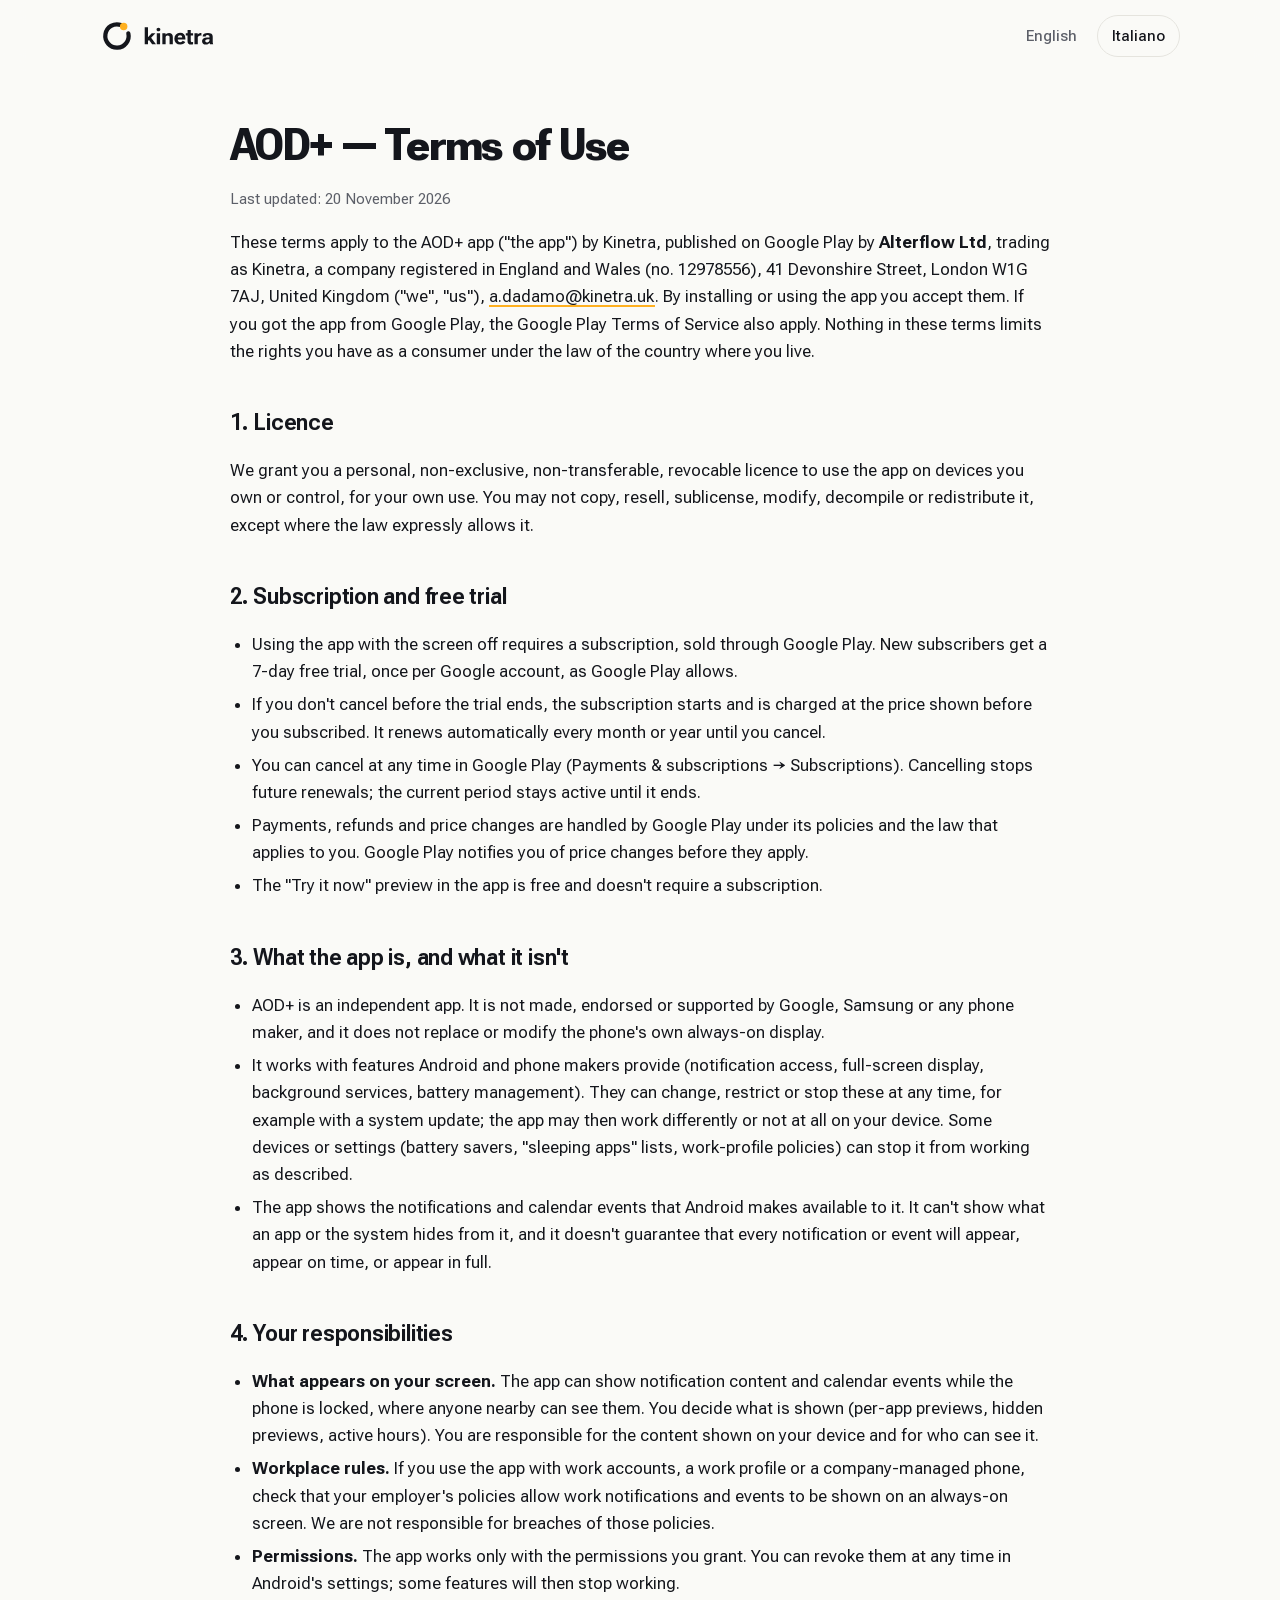
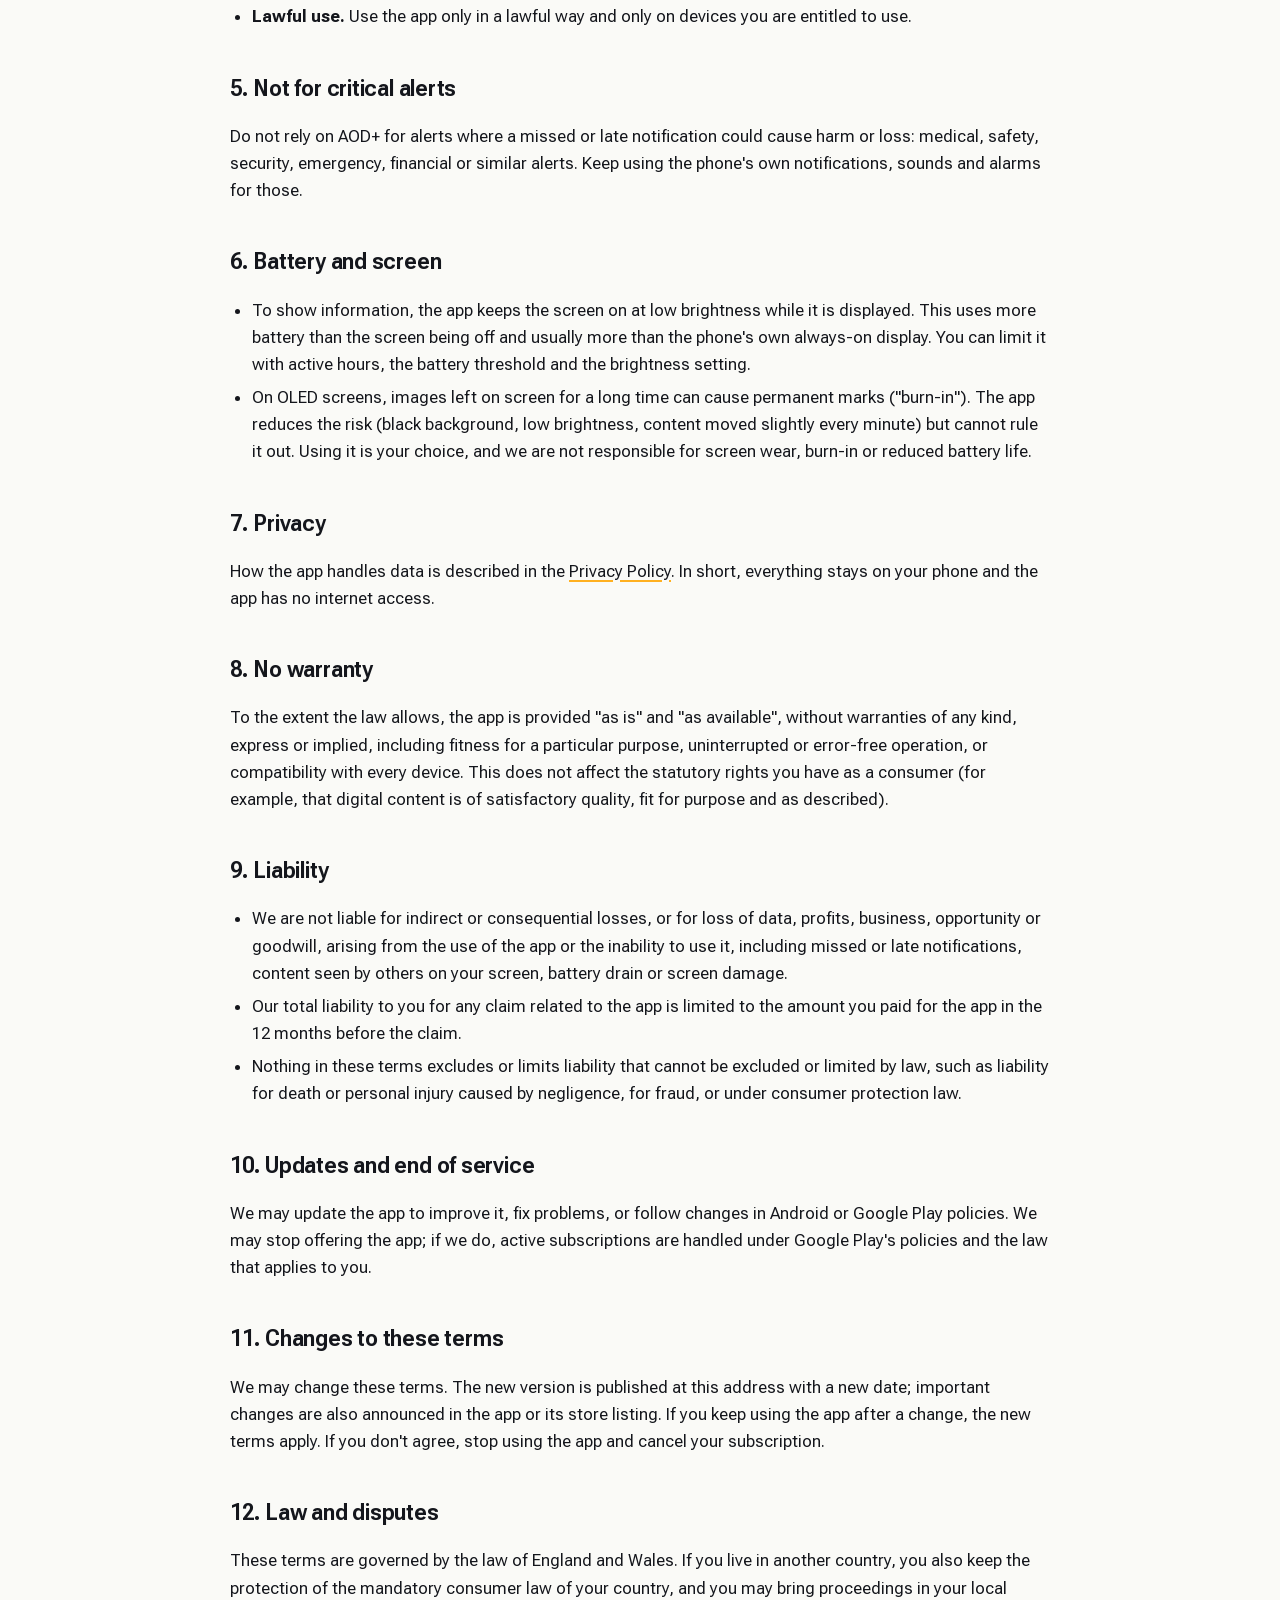
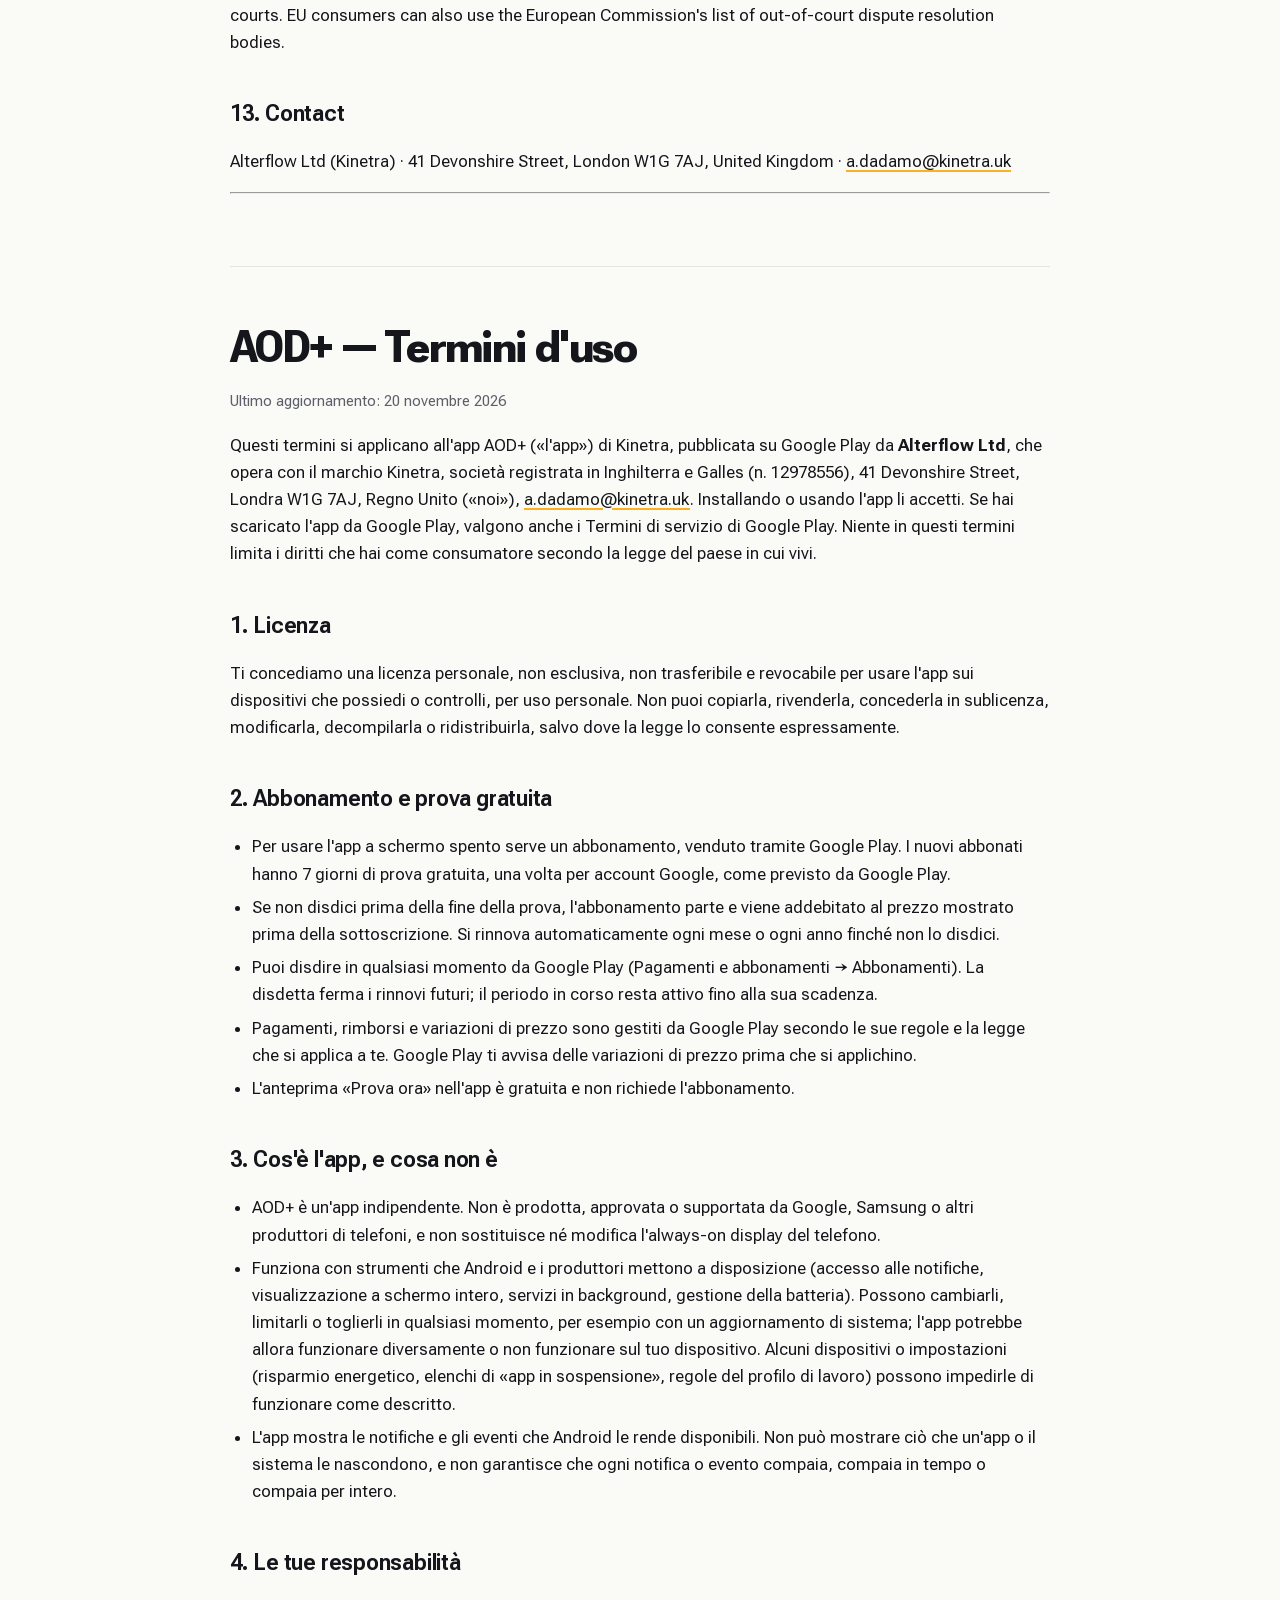
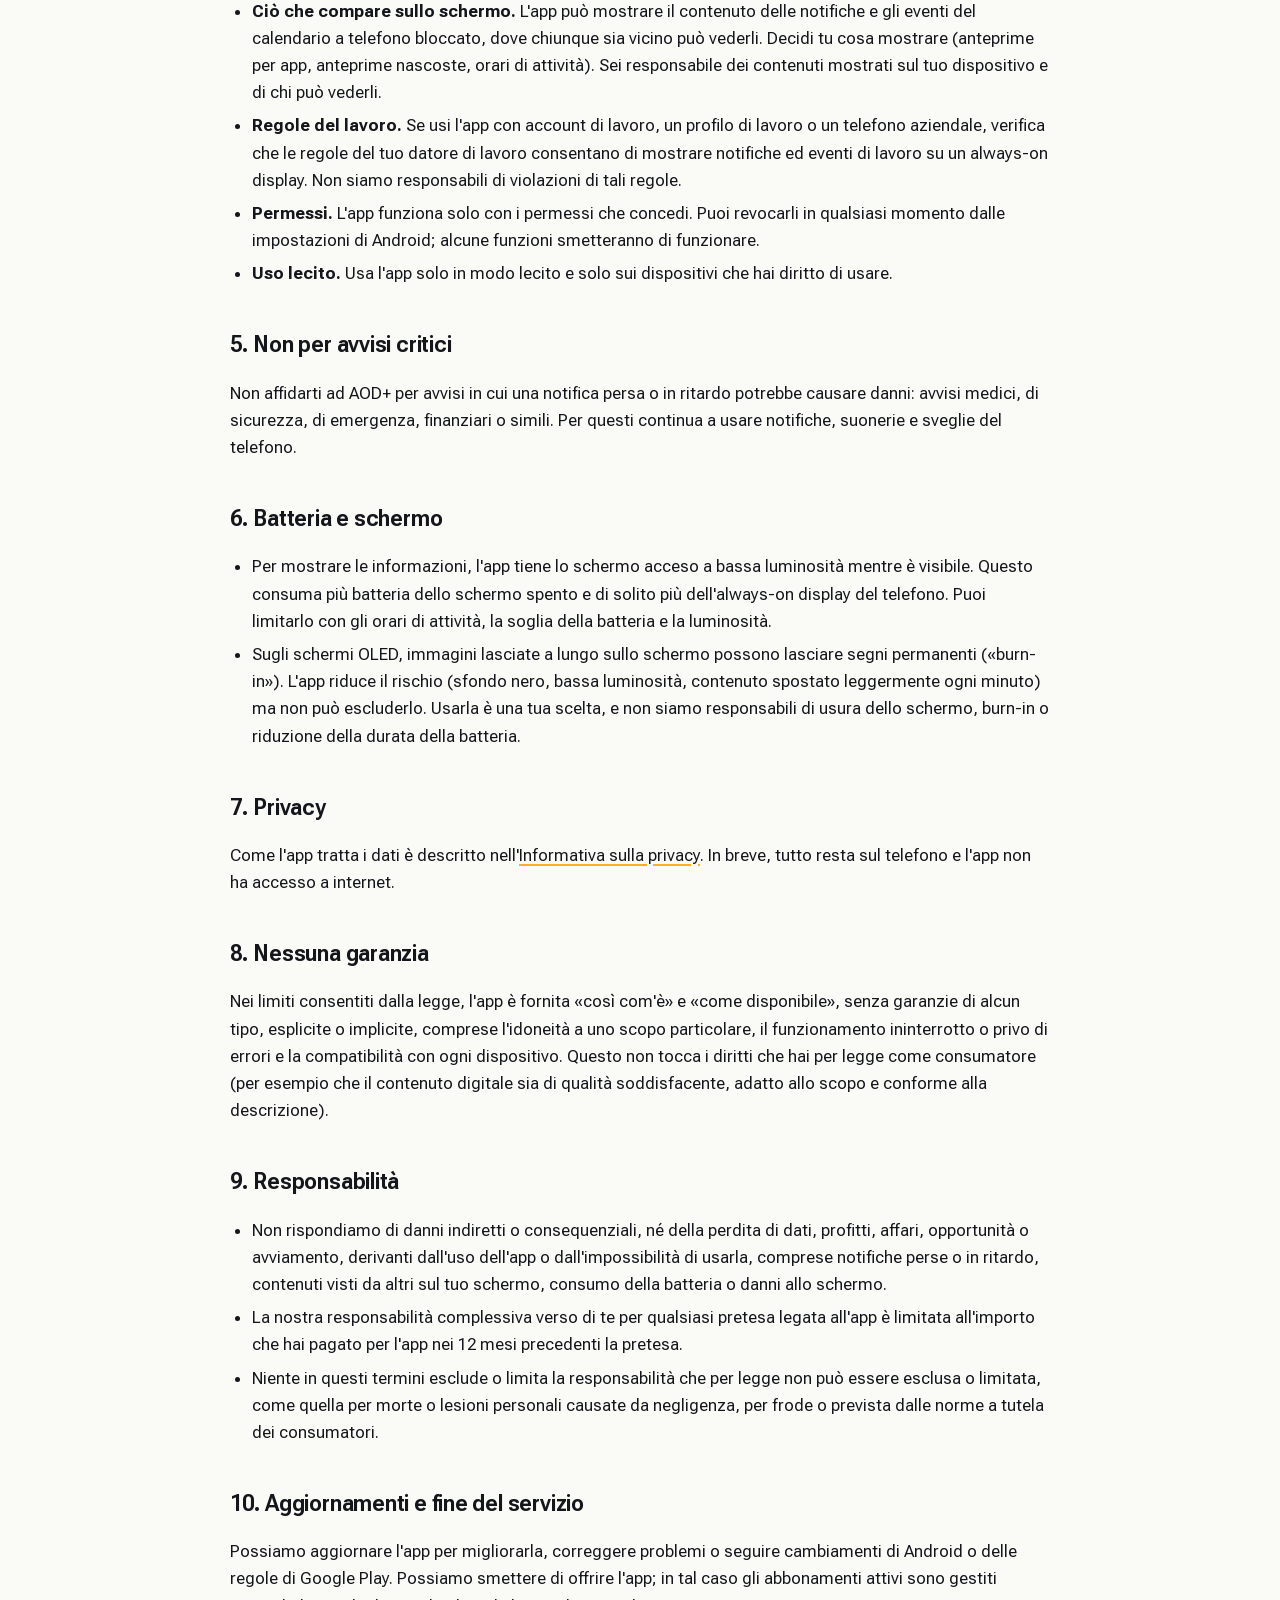
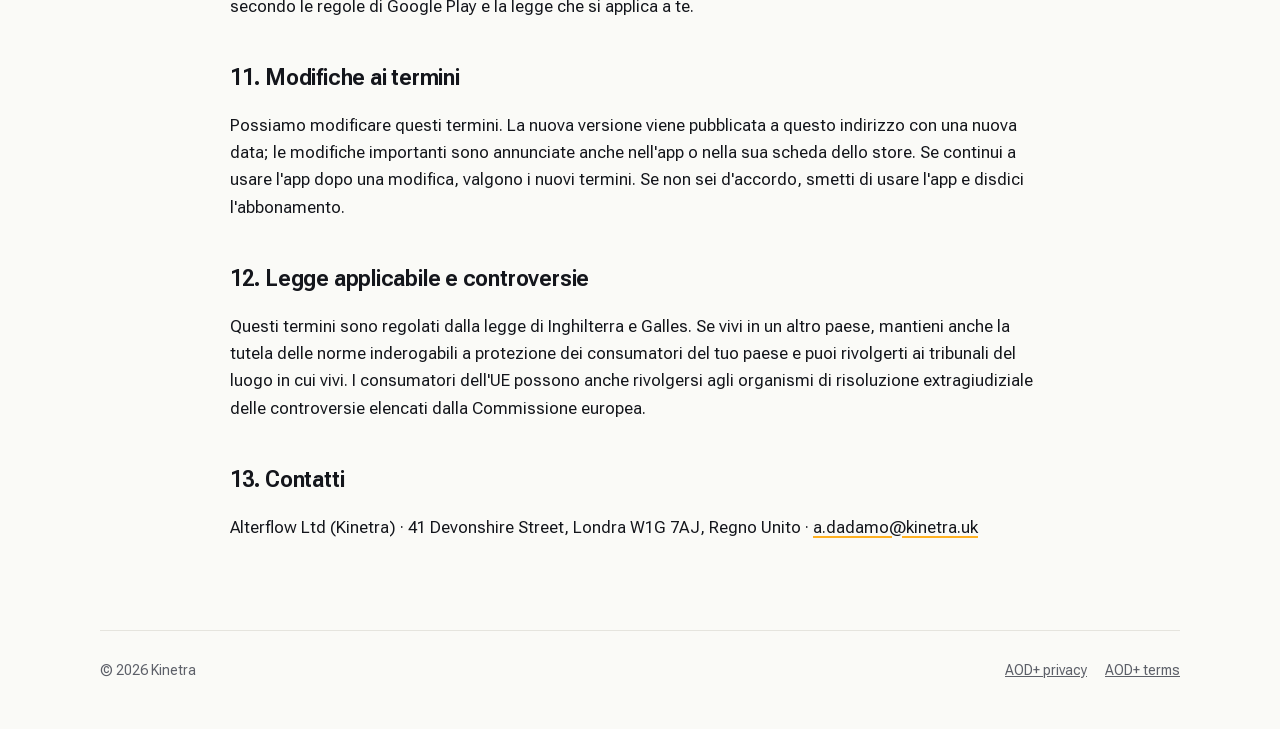
<file: aodplus/terms/index.html>
<!DOCTYPE html>
<html lang="en">
<head>
  <meta charset="utf-8">
  <meta name="viewport" content="width=device-width, initial-scale=1">
  <title>AOD+ Terms of Use · Kinetra</title>
  <meta name="color-scheme" content="light dark">
  <link rel="icon" href="/assets/mark.svg" type="image/svg+xml">
  <link rel="preload" href="/assets/fonts/roboto-flex.woff2" as="font" type="font/woff2" crossorigin>
  <link rel="stylesheet" href="/assets/brand.css">
  <link rel="stylesheet" href="/assets/style.css">
</head>
<body>
  <header class="top">
    <div class="wrap top-row">
      <a class="logo" href="/" aria-label="Kinetra home">
        <picture>
          <source srcset="/assets/logo-dark.svg" media="(prefers-color-scheme: dark)">
          <img src="/assets/logo-light.svg" alt="Kinetra" height="34">
        </picture>
      </a>
      <nav aria-label="Language">
        <a href="#en">English</a>
        <a href="#it" lang="it" class="nav-cta">Italiano</a>
      </nav>
    </div>
  </header>

  <main class="wrap doc">
<section id="en" lang="en"><div class="markdown-heading"><h1 class="heading-element">AOD+ — Terms of Use</h1><a id="aod--terms-of-use" class="anchor" aria-label="Permalink: AOD+ — Terms of Use" href="#aod--terms-of-use"><span aria-hidden="true" class="octicon octicon-link"></span></a></div>
<p><em>Last updated: 20 November 2026</em></p>
<p>These terms apply to the AOD+ app ("the app") by Kinetra, published on Google Play by
<strong>Alterflow Ltd</strong>, trading as Kinetra, a company registered in England and Wales (no. 12978556), 41 Devonshire Street, London W1G 7AJ, United Kingdom ("we", "us"),
<a href="mailto:a.dadamo@kinetra.uk">a.dadamo@kinetra.uk</a>. By installing or using
the app you accept them. If you got the app from Google Play, the Google Play Terms of Service also apply.
Nothing in these terms limits the rights you have as a consumer under the law of the country where you
live.</p>
<div class="markdown-heading"><h2 class="heading-element">1. Licence</h2><a id="1-licence" class="anchor" aria-label="Permalink: 1. Licence" href="#1-licence"><span aria-hidden="true" class="octicon octicon-link"></span></a></div>
<p>We grant you a personal, non-exclusive, non-transferable, revocable licence to use the app on devices you
own or control, for your own use. You may not copy, resell, sublicense, modify, decompile or redistribute
it, except where the law expressly allows it.</p>
<div class="markdown-heading"><h2 class="heading-element">2. Subscription and free trial</h2><a id="2-subscription-and-free-trial" class="anchor" aria-label="Permalink: 2. Subscription and free trial" href="#2-subscription-and-free-trial"><span aria-hidden="true" class="octicon octicon-link"></span></a></div>
<ul>
<li>Using the app with the screen off requires a subscription, sold through Google Play. New subscribers
get a 7-day free trial, once per Google account, as Google Play allows.</li>
<li>If you don't cancel before the trial ends, the subscription starts and is charged at the price shown
before you subscribed. It renews automatically every month or year until you cancel.</li>
<li>You can cancel at any time in Google Play (Payments &amp; subscriptions → Subscriptions). Cancelling stops
future renewals; the current period stays active until it ends.</li>
<li>Payments, refunds and price changes are handled by Google Play under its policies and the law that
applies to you. Google Play notifies you of price changes before they apply.</li>
<li>The "Try it now" preview in the app is free and doesn't require a subscription.</li>
</ul>
<div class="markdown-heading"><h2 class="heading-element">3. What the app is, and what it isn't</h2><a id="3-what-the-app-is-and-what-it-isnt" class="anchor" aria-label="Permalink: 3. What the app is, and what it isn't" href="#3-what-the-app-is-and-what-it-isnt"><span aria-hidden="true" class="octicon octicon-link"></span></a></div>
<ul>
<li>AOD+ is an independent app. It is not made, endorsed or supported by Google, Samsung or any phone maker,
and it does not replace or modify the phone's own always-on display.</li>
<li>It works with features Android and phone makers provide (notification access, full-screen display,
background services, battery management). They can change, restrict or stop these at any time, for
example with a system update; the app may then work differently or not at all on your device. Some
devices or settings (battery savers, "sleeping apps" lists, work-profile policies) can stop it from
working as described.</li>
<li>The app shows the notifications and calendar events that Android makes available to it. It can't show
what an app or the system hides from it, and it doesn't guarantee that every notification or event will
appear, appear on time, or appear in full.</li>
</ul>
<div class="markdown-heading"><h2 class="heading-element">4. Your responsibilities</h2><a id="4-your-responsibilities" class="anchor" aria-label="Permalink: 4. Your responsibilities" href="#4-your-responsibilities"><span aria-hidden="true" class="octicon octicon-link"></span></a></div>
<ul>
<li>
<strong>What appears on your screen.</strong> The app can show notification content and calendar events while the
phone is locked, where anyone nearby can see them. You decide what is shown (per-app previews, hidden
previews, active hours). You are responsible for the content shown on your device and for who can see
it.</li>
<li>
<strong>Workplace rules.</strong> If you use the app with work accounts, a work profile or a company-managed phone,
check that your employer's policies allow work notifications and events to be shown on an always-on
screen. We are not responsible for breaches of those policies.</li>
<li>
<strong>Permissions.</strong> The app works only with the permissions you grant. You can revoke them at any time in
Android's settings; some features will then stop working.</li>
<li>
<strong>Lawful use.</strong> Use the app only in a lawful way and only on devices you are entitled to use.</li>
</ul>
<div class="markdown-heading"><h2 class="heading-element">5. Not for critical alerts</h2><a id="5-not-for-critical-alerts" class="anchor" aria-label="Permalink: 5. Not for critical alerts" href="#5-not-for-critical-alerts"><span aria-hidden="true" class="octicon octicon-link"></span></a></div>
<p>Do not rely on AOD+ for alerts where a missed or late notification could cause harm or loss: medical,
safety, security, emergency, financial or similar alerts. Keep using the phone's own notifications, sounds
and alarms for those.</p>
<div class="markdown-heading"><h2 class="heading-element">6. Battery and screen</h2><a id="6-battery-and-screen" class="anchor" aria-label="Permalink: 6. Battery and screen" href="#6-battery-and-screen"><span aria-hidden="true" class="octicon octicon-link"></span></a></div>
<ul>
<li>To show information, the app keeps the screen on at low brightness while it is displayed. This uses
more battery than the screen being off and usually more than the phone's own always-on display. You
can limit it with active hours, the battery threshold and the brightness setting.</li>
<li>On OLED screens, images left on screen for a long time can cause permanent marks ("burn-in"). The app
reduces the risk (black background, low brightness, content moved slightly every minute) but cannot
rule it out. Using it is your choice, and we are not responsible for screen wear, burn-in or reduced
battery life.</li>
</ul>
<div class="markdown-heading"><h2 class="heading-element">7. Privacy</h2><a id="7-privacy" class="anchor" aria-label="Permalink: 7. Privacy" href="#7-privacy"><span aria-hidden="true" class="octicon octicon-link"></span></a></div>
<p>How the app handles data is described in the <a href="/aodplus/privacy/">Privacy Policy</a>. In short, everything
stays on your phone and the app has no internet access.</p>
<div class="markdown-heading"><h2 class="heading-element">8. No warranty</h2><a id="8-no-warranty" class="anchor" aria-label="Permalink: 8. No warranty" href="#8-no-warranty"><span aria-hidden="true" class="octicon octicon-link"></span></a></div>
<p>To the extent the law allows, the app is provided "as is" and "as available", without warranties of any
kind, express or implied, including fitness for a particular purpose, uninterrupted or error-free
operation, or compatibility with every device. This does not affect the statutory rights you have as a
consumer (for example, that digital content is of satisfactory quality, fit for purpose and as described).</p>
<div class="markdown-heading"><h2 class="heading-element">9. Liability</h2><a id="9-liability" class="anchor" aria-label="Permalink: 9. Liability" href="#9-liability"><span aria-hidden="true" class="octicon octicon-link"></span></a></div>
<ul>
<li>We are not liable for indirect or consequential losses, or for loss of data, profits, business,
opportunity or goodwill, arising from the use of the app or the inability to use it, including missed
or late notifications, content seen by others on your screen, battery drain or screen damage.</li>
<li>Our total liability to you for any claim related to the app is limited to the amount you paid for the
app in the 12 months before the claim.</li>
<li>Nothing in these terms excludes or limits liability that cannot be excluded or limited by law, such as
liability for death or personal injury caused by negligence, for fraud, or under consumer protection
law.</li>
</ul>
<div class="markdown-heading"><h2 class="heading-element">10. Updates and end of service</h2><a id="10-updates-and-end-of-service" class="anchor" aria-label="Permalink: 10. Updates and end of service" href="#10-updates-and-end-of-service"><span aria-hidden="true" class="octicon octicon-link"></span></a></div>
<p>We may update the app to improve it, fix problems, or follow changes in Android or Google Play policies.
We may stop offering the app; if we do, active subscriptions are handled under Google Play's policies and
the law that applies to you.</p>
<div class="markdown-heading"><h2 class="heading-element">11. Changes to these terms</h2><a id="11-changes-to-these-terms" class="anchor" aria-label="Permalink: 11. Changes to these terms" href="#11-changes-to-these-terms"><span aria-hidden="true" class="octicon octicon-link"></span></a></div>
<p>We may change these terms. The new version is published at this address with a new date; important
changes are also announced in the app or its store listing. If you keep using the app after a change,
the new terms apply. If you don't agree, stop using the app and cancel your subscription.</p>
<div class="markdown-heading"><h2 class="heading-element">12. Law and disputes</h2><a id="12-law-and-disputes" class="anchor" aria-label="Permalink: 12. Law and disputes" href="#12-law-and-disputes"><span aria-hidden="true" class="octicon octicon-link"></span></a></div>
<p>These terms are governed by the law of England and Wales. If you live in another country, you also keep the protection
of the mandatory consumer law of your country, and you may bring proceedings in your local courts. EU
consumers can also use the European Commission's list of out-of-court dispute resolution bodies.</p>
<div class="markdown-heading"><h2 class="heading-element">13. Contact</h2><a id="13-contact" class="anchor" aria-label="Permalink: 13. Contact" href="#13-contact"><span aria-hidden="true" class="octicon octicon-link"></span></a></div>
<p>Alterflow Ltd (Kinetra) · 41 Devonshire Street, London W1G 7AJ, United Kingdom · <a href="mailto:a.dadamo@kinetra.uk">a.dadamo@kinetra.uk</a></p>
<hr>
</section>
<section id="it" lang="it"><div class="markdown-heading"><h1 class="heading-element">AOD+ — Termini d'uso</h1><a id="aod--termini-duso" class="anchor" aria-label="Permalink: AOD+ — Termini d'uso" href="#aod--termini-duso"><span aria-hidden="true" class="octicon octicon-link"></span></a></div>
<p><em>Ultimo aggiornamento: 20 novembre 2026</em></p>
<p>Questi termini si applicano all'app AOD+ («l'app») di Kinetra, pubblicata su Google Play da
<strong>Alterflow Ltd</strong>, che opera con il marchio Kinetra, società registrata in Inghilterra e Galles (n. 12978556), 41 Devonshire Street, Londra W1G 7AJ, Regno Unito («noi»),
<a href="mailto:a.dadamo@kinetra.uk">a.dadamo@kinetra.uk</a>. Installando o usando
l'app li accetti. Se hai scaricato l'app da Google Play, valgono anche i Termini di servizio di Google Play.
Niente in questi termini limita i diritti che hai come consumatore secondo la legge del paese in cui vivi.</p>
<div class="markdown-heading"><h2 class="heading-element">1. Licenza</h2><a id="1-licenza" class="anchor" aria-label="Permalink: 1. Licenza" href="#1-licenza"><span aria-hidden="true" class="octicon octicon-link"></span></a></div>
<p>Ti concediamo una licenza personale, non esclusiva, non trasferibile e revocabile per usare l'app sui
dispositivi che possiedi o controlli, per uso personale. Non puoi copiarla, rivenderla, concederla in
sublicenza, modificarla, decompilarla o ridistribuirla, salvo dove la legge lo consente espressamente.</p>
<div class="markdown-heading"><h2 class="heading-element">2. Abbonamento e prova gratuita</h2><a id="2-abbonamento-e-prova-gratuita" class="anchor" aria-label="Permalink: 2. Abbonamento e prova gratuita" href="#2-abbonamento-e-prova-gratuita"><span aria-hidden="true" class="octicon octicon-link"></span></a></div>
<ul>
<li>Per usare l'app a schermo spento serve un abbonamento, venduto tramite Google Play. I nuovi abbonati
hanno 7 giorni di prova gratuita, una volta per account Google, come previsto da Google Play.</li>
<li>Se non disdici prima della fine della prova, l'abbonamento parte e viene addebitato al prezzo mostrato
prima della sottoscrizione. Si rinnova automaticamente ogni mese o ogni anno finché non lo disdici.</li>
<li>Puoi disdire in qualsiasi momento da Google Play (Pagamenti e abbonamenti → Abbonamenti). La disdetta
ferma i rinnovi futuri; il periodo in corso resta attivo fino alla sua scadenza.</li>
<li>Pagamenti, rimborsi e variazioni di prezzo sono gestiti da Google Play secondo le sue regole e la legge
che si applica a te. Google Play ti avvisa delle variazioni di prezzo prima che si applichino.</li>
<li>L'anteprima «Prova ora» nell'app è gratuita e non richiede l'abbonamento.</li>
</ul>
<div class="markdown-heading"><h2 class="heading-element">3. Cos'è l'app, e cosa non è</h2><a id="3-cosè-lapp-e-cosa-non-è" class="anchor" aria-label="Permalink: 3. Cos'è l'app, e cosa non è" href="#3-cosè-lapp-e-cosa-non-è"><span aria-hidden="true" class="octicon octicon-link"></span></a></div>
<ul>
<li>AOD+ è un'app indipendente. Non è prodotta, approvata o supportata da Google, Samsung o altri produttori
di telefoni, e non sostituisce né modifica l'always-on display del telefono.</li>
<li>Funziona con strumenti che Android e i produttori mettono a disposizione (accesso alle notifiche,
visualizzazione a schermo intero, servizi in background, gestione della batteria). Possono cambiarli,
limitarli o toglierli in qualsiasi momento, per esempio con un aggiornamento di sistema; l'app potrebbe
allora funzionare diversamente o non funzionare sul tuo dispositivo. Alcuni dispositivi o impostazioni
(risparmio energetico, elenchi di «app in sospensione», regole del profilo di lavoro) possono impedirle
di funzionare come descritto.</li>
<li>L'app mostra le notifiche e gli eventi che Android le rende disponibili. Non può mostrare ciò che un'app
o il sistema le nascondono, e non garantisce che ogni notifica o evento compaia, compaia in tempo o
compaia per intero.</li>
</ul>
<div class="markdown-heading"><h2 class="heading-element">4. Le tue responsabilità</h2><a id="4-le-tue-responsabilità" class="anchor" aria-label="Permalink: 4. Le tue responsabilità" href="#4-le-tue-responsabilità"><span aria-hidden="true" class="octicon octicon-link"></span></a></div>
<ul>
<li>
<strong>Ciò che compare sullo schermo.</strong> L'app può mostrare il contenuto delle notifiche e gli eventi del
calendario a telefono bloccato, dove chiunque sia vicino può vederli. Decidi tu cosa mostrare (anteprime
per app, anteprime nascoste, orari di attività). Sei responsabile dei contenuti mostrati sul tuo
dispositivo e di chi può vederli.</li>
<li>
<strong>Regole del lavoro.</strong> Se usi l'app con account di lavoro, un profilo di lavoro o un telefono aziendale,
verifica che le regole del tuo datore di lavoro consentano di mostrare notifiche ed eventi di lavoro su
un always-on display. Non siamo responsabili di violazioni di tali regole.</li>
<li>
<strong>Permessi.</strong> L'app funziona solo con i permessi che concedi. Puoi revocarli in qualsiasi momento dalle
impostazioni di Android; alcune funzioni smetteranno di funzionare.</li>
<li>
<strong>Uso lecito.</strong> Usa l'app solo in modo lecito e solo sui dispositivi che hai diritto di usare.</li>
</ul>
<div class="markdown-heading"><h2 class="heading-element">5. Non per avvisi critici</h2><a id="5-non-per-avvisi-critici" class="anchor" aria-label="Permalink: 5. Non per avvisi critici" href="#5-non-per-avvisi-critici"><span aria-hidden="true" class="octicon octicon-link"></span></a></div>
<p>Non affidarti ad AOD+ per avvisi in cui una notifica persa o in ritardo potrebbe causare danni: avvisi
medici, di sicurezza, di emergenza, finanziari o simili. Per questi continua a usare notifiche, suonerie e
sveglie del telefono.</p>
<div class="markdown-heading"><h2 class="heading-element">6. Batteria e schermo</h2><a id="6-batteria-e-schermo" class="anchor" aria-label="Permalink: 6. Batteria e schermo" href="#6-batteria-e-schermo"><span aria-hidden="true" class="octicon octicon-link"></span></a></div>
<ul>
<li>Per mostrare le informazioni, l'app tiene lo schermo acceso a bassa luminosità mentre è visibile. Questo
consuma più batteria dello schermo spento e di solito più dell'always-on display del telefono. Puoi
limitarlo con gli orari di attività, la soglia della batteria e la luminosità.</li>
<li>Sugli schermi OLED, immagini lasciate a lungo sullo schermo possono lasciare segni permanenti
(«burn-in»). L'app riduce il rischio (sfondo nero, bassa luminosità, contenuto spostato leggermente ogni
minuto) ma non può escluderlo. Usarla è una tua scelta, e non siamo responsabili di usura dello schermo,
burn-in o riduzione della durata della batteria.</li>
</ul>
<div class="markdown-heading"><h2 class="heading-element">7. Privacy</h2><a id="7-privacy" class="anchor" aria-label="Permalink: 7. Privacy" href="#7-privacy"><span aria-hidden="true" class="octicon octicon-link"></span></a></div>
<p>Come l'app tratta i dati è descritto nell'<a href="/aodplus/privacy/">Informativa sulla privacy</a>. In breve, tutto
resta sul telefono e l'app non ha accesso a internet.</p>
<div class="markdown-heading"><h2 class="heading-element">8. Nessuna garanzia</h2><a id="8-nessuna-garanzia" class="anchor" aria-label="Permalink: 8. Nessuna garanzia" href="#8-nessuna-garanzia"><span aria-hidden="true" class="octicon octicon-link"></span></a></div>
<p>Nei limiti consentiti dalla legge, l'app è fornita «così com'è» e «come disponibile», senza garanzie di
alcun tipo, esplicite o implicite, comprese l'idoneità a uno scopo particolare, il funzionamento
ininterrotto o privo di errori e la compatibilità con ogni dispositivo. Questo non tocca i diritti che hai
per legge come consumatore (per esempio che il contenuto digitale sia di qualità soddisfacente, adatto
allo scopo e conforme alla descrizione).</p>
<div class="markdown-heading"><h2 class="heading-element">9. Responsabilità</h2><a id="9-responsabilità" class="anchor" aria-label="Permalink: 9. Responsabilità" href="#9-responsabilità"><span aria-hidden="true" class="octicon octicon-link"></span></a></div>
<ul>
<li>Non rispondiamo di danni indiretti o consequenziali, né della perdita di dati, profitti, affari,
opportunità o avviamento, derivanti dall'uso dell'app o dall'impossibilità di usarla, comprese notifiche
perse o in ritardo, contenuti visti da altri sul tuo schermo, consumo della batteria o danni allo
schermo.</li>
<li>La nostra responsabilità complessiva verso di te per qualsiasi pretesa legata all'app è limitata
all'importo che hai pagato per l'app nei 12 mesi precedenti la pretesa.</li>
<li>Niente in questi termini esclude o limita la responsabilità che per legge non può essere esclusa o
limitata, come quella per morte o lesioni personali causate da negligenza, per frode o prevista dalle
norme a tutela dei consumatori.</li>
</ul>
<div class="markdown-heading"><h2 class="heading-element">10. Aggiornamenti e fine del servizio</h2><a id="10-aggiornamenti-e-fine-del-servizio" class="anchor" aria-label="Permalink: 10. Aggiornamenti e fine del servizio" href="#10-aggiornamenti-e-fine-del-servizio"><span aria-hidden="true" class="octicon octicon-link"></span></a></div>
<p>Possiamo aggiornare l'app per migliorarla, correggere problemi o seguire cambiamenti di Android o delle
regole di Google Play. Possiamo smettere di offrire l'app; in tal caso gli abbonamenti attivi sono gestiti
secondo le regole di Google Play e la legge che si applica a te.</p>
<div class="markdown-heading"><h2 class="heading-element">11. Modifiche ai termini</h2><a id="11-modifiche-ai-termini" class="anchor" aria-label="Permalink: 11. Modifiche ai termini" href="#11-modifiche-ai-termini"><span aria-hidden="true" class="octicon octicon-link"></span></a></div>
<p>Possiamo modificare questi termini. La nuova versione viene pubblicata a questo indirizzo con una nuova
data; le modifiche importanti sono annunciate anche nell'app o nella sua scheda dello store. Se continui a
usare l'app dopo una modifica, valgono i nuovi termini. Se non sei d'accordo, smetti di usare l'app e
disdici l'abbonamento.</p>
<div class="markdown-heading"><h2 class="heading-element">12. Legge applicabile e controversie</h2><a id="12-legge-applicabile-e-controversie" class="anchor" aria-label="Permalink: 12. Legge applicabile e controversie" href="#12-legge-applicabile-e-controversie"><span aria-hidden="true" class="octicon octicon-link"></span></a></div>
<p>Questi termini sono regolati dalla legge di Inghilterra e Galles. Se vivi in un altro paese, mantieni anche la tutela
delle norme inderogabili a protezione dei consumatori del tuo paese e puoi rivolgerti ai tribunali del
luogo in cui vivi. I consumatori dell'UE possono anche rivolgersi agli organismi di risoluzione
extragiudiziale delle controversie elencati dalla Commissione europea.</p>
<div class="markdown-heading"><h2 class="heading-element">13. Contatti</h2><a id="13-contatti" class="anchor" aria-label="Permalink: 13. Contatti" href="#13-contatti"><span aria-hidden="true" class="octicon octicon-link"></span></a></div>
<p>Alterflow Ltd (Kinetra) · 41 Devonshire Street, Londra W1G 7AJ, Regno Unito · <a href="mailto:a.dadamo@kinetra.uk">a.dadamo@kinetra.uk</a></p>
</section>
  </main>

  <footer class="wrap foot">
    <div class="foot-row">
      <span>© 2026 Kinetra</span>
      <span class="foot-links">
        <a href="/aodplus/privacy/">AOD+ privacy</a>
        <a href="/aodplus/terms/">AOD+ terms</a>
      </span>
    </div>
  </footer>
</body>
</html>
</file>
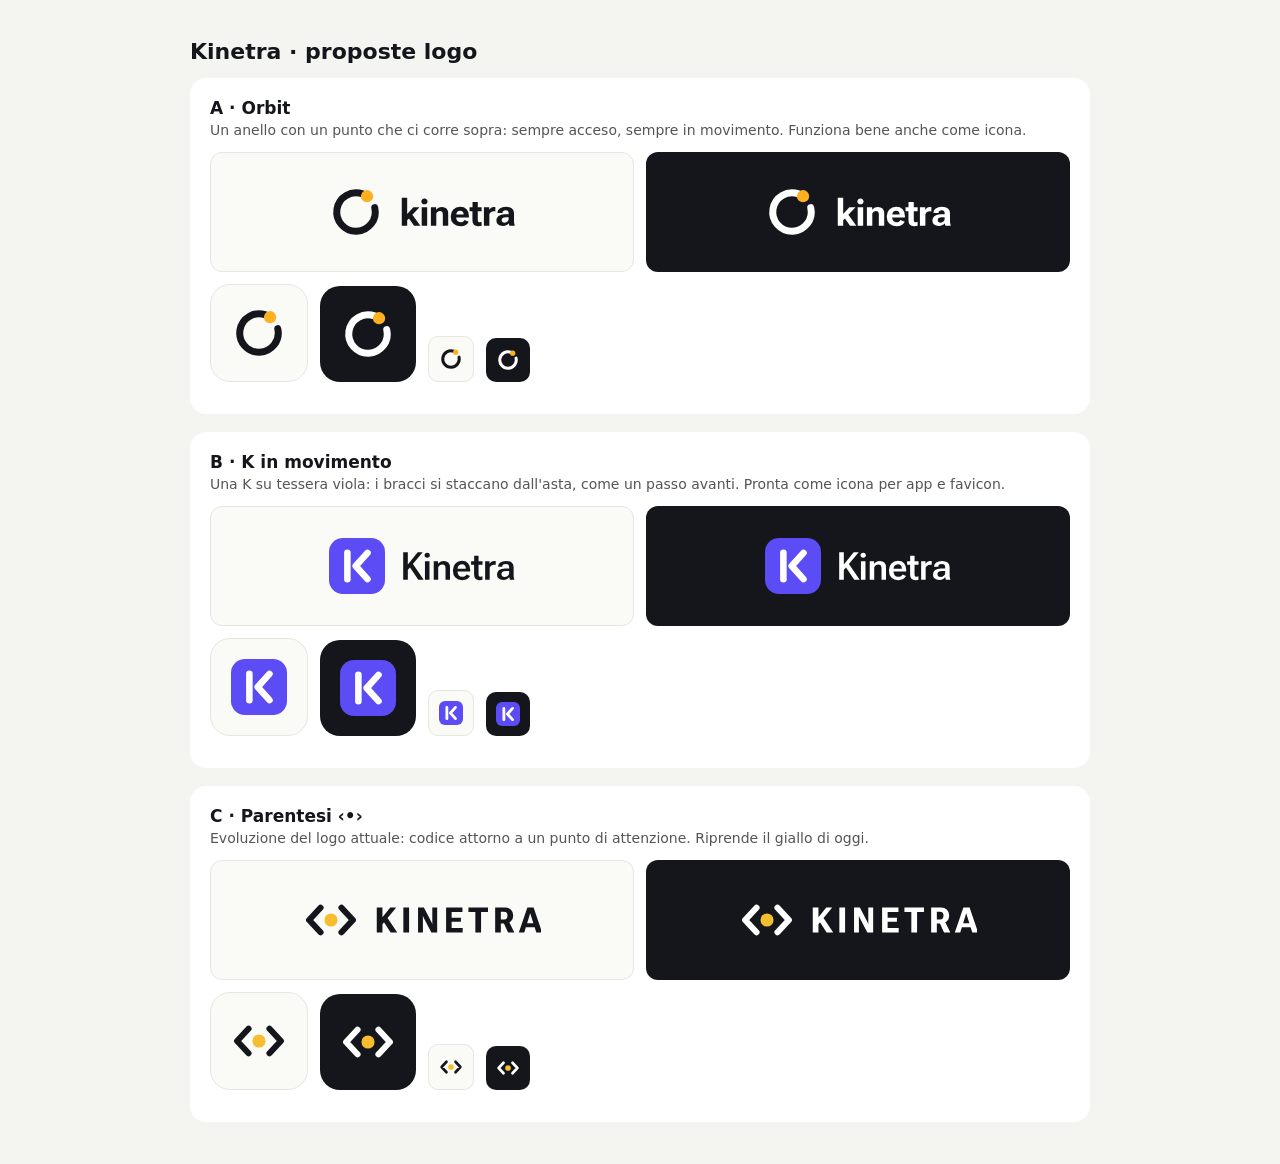
<file: brand/preview.html>
<!DOCTYPE html><html lang="it"><head><meta charset="utf-8"><meta name="viewport" content="width=device-width,initial-scale=1">
<title>Kinetra · proposte logo</title><style>
body{font-family:-apple-system,system-ui,sans-serif;background:#F4F4F1;color:#14161C;margin:0;padding:24px;}
main{max-width:900px;margin:auto} h1{font-weight:600;font-size:22px} h2{font-size:17px;margin:0 0 4px} p{margin:0 0 14px;color:#555;font-size:14px}
section{background:#fff;border-radius:16px;padding:20px;margin:0 0 18px}
.row{display:flex;gap:12px;flex-wrap:wrap;margin-bottom:12px} .tile{flex:1 1 300px;height:120px;border-radius:12px;display:flex;align-items:center;justify-content:center;padding:0 20px;box-sizing:border-box}
.tile svg{height:56px!important} .light{background:#FAFAF7;border:1px solid #E6E6E0} .dark{background:#14161C}
.ico{width:96px;height:96px;border-radius:20px;display:flex;align-items:center;justify-content:center} .ico svg{height:56px!important}
.ico.small{width:44px;height:44px;border-radius:10px} .ico.small svg{height:24px!important} .icons{align-items:flex-end}
</style></head><body><main><h1>Kinetra · proposte logo</h1><section><h2>A · Orbit</h2><p>Un anello con un punto che ci corre sopra: sempre acceso, sempre in movimento. Funziona bene anche come icona.</p>
<div class="row"><div class="tile light"><svg style="height:100%;width:auto" xmlns="http://www.w3.org/2000/svg" viewBox="0 0 215 64" role="img" aria-label="Kinetra"><title>Kinetra</title><path d="M53.44 27.05A22 22 0 1 1 39.52 11.33" fill="none" stroke="#14161C" stroke-width="8" stroke-linecap="round"/><circle cx="44.62" cy="13.98" r="7" fill="#FFB020"/><path transform="translate(82 47.64)" d="M2.3239416587748565 0.0H8.48901444405783V-6.234578137344215L22.556452854536474 -20.944648804317694H15.558560737699736L8.48901444405783 -13.213494121737313V-31.99698853143491H2.3239416587748565ZM16.326666058506817 0.0H23.552406881935894L12.980257846440255 -14.436223900003824L9.116191255685408 -10.17660530138528ZM25.087757892385124 0.0H31.323680987176484V-20.940932871657424H25.087757892385124ZM24.63845455961069 -27.72644482487798Q24.63845455961069 -26.3475441404719 25.55613781883801 -25.38426219232418Q26.473821078065328 -24.420980244176462 28.18682982862299 -24.420980244176462Q29.9081364994077 -24.420980244176462 30.84056040967931 -25.381560743835344Q31.77298431995092 -26.342141243494225 31.77298431995092 -27.728297246698894Q31.77298431995092 -29.12668858306705 30.856368448030565 -30.06062430886081Q29.939752576110212 -30.99456003465457 28.216865649998084 -30.99456003465457Q26.493978723885956 -30.99456003465457 25.566216641748323 -30.052400694899156Q24.63845455961069 -29.11024135514374 24.63845455961069 -27.72644482487798ZM35.604097908774854 0.0H41.76917069405783V-13.847324519068934Q42.349112088913095 -15.159459868911654 43.43420818882179 -15.94181822106475Q44.51930428873049 -16.724176573217846 45.86754776951158 -16.724176573217846Q47.46116581472335 -16.724176573217846 48.33682722275727 -15.867788507341174Q49.21248863079119 -15.011400441464502 49.21248863079119 -12.972190941858571V0.0H55.377561416074165V-13.556442130473442Q55.377561416074165 -17.83293807564769 53.399383512155616 -19.629305661015678Q51.42120560823707 -21.425673246383667 48.21819636453176 -21.425673246383667Q45.962774679535066 -21.425673246383667 44.27039261311176 -20.558689865254564Q42.57801054668845 -19.69170648412546 41.71993511054199 -18.243659920815844H41.641085319225674L41.577918999774845 -20.940932871657424H35.604097908774854ZM58.28224223486147 -10.167846025716537Q58.28224223486147 -5.2674486580851365 61.20116643742192 -2.3583804346661488Q64.12009063998237 0.550687788752839 69.3777430738625 0.550687788752839Q73.09565988928777 0.550687788752839 75.45651027636602 -0.8339636517630424Q77.81736066344426 -2.218615092278924 78.80621810717973 -4.423796071030665L74.01414624491706 -6.47090987226693Q73.32981094916583 -5.369074376008939 72.16143832540621 -4.631315644161077Q70.99306570164659 -3.8935569123132154 69.31346287482583 -3.8935569123132154Q66.92199837818741 -3.8935569123132154 65.67426087280153 -5.551871464799126Q64.42652336741564 -7.210186017285036 64.42652336741564 -10.042068591923453V-11.339304672786966Q64.42652336741564 -13.884205368114635 65.58337163384181 -15.520376686385134Q66.74021990026797 -17.156548004655633 68.99010879419045 -17.156548004655633Q71.00818142027826 -17.156548004655633 72.01355657121864 -15.952900342846988Q73.01893172215902 -14.749252681038342 73.01521578949875 -13.036034393298905V-12.737596560677048H61.889252044616725V-9.241423199826386H79.04520860012387V-11.152154744544532Q79.04520860012387 -16.007815426157322 76.41649626836707 -18.77654892351711Q73.78778393661027 -21.5452824208769 69.00335724128642 -21.5452824208769Q64.18013397610746 -21.5452824208769 61.23118810548446 -18.623380003904458Q58.28224223486147 -15.701477586932015 58.28224223486147 -10.854816849650302ZM79.76381401759339 -16.42907331866445H93.55529543333454V-20.940932871657424H79.76381401759339ZM83.07735560206696 -6.240937958704308Q83.07735560206696 -2.6675596225541085 84.7720784259134 -1.074347704212414Q86.46680124975987 0.5188642141292803 89.47441891106992 0.5188642141292803Q90.90510785376885 0.5188642141292803 91.9392348030617 0.33827892105909996Q92.97336175235453 0.15769362798891962 93.51942254475783 -0.0537783459876664V-4.399653509142809Q93.04421468446729 -4.210592582705431 92.54020454677287 -4.115252032468561Q92.03619440907845 -4.0199114822316915 91.49374005240155 -4.0199114822316915Q90.30977544521214 -4.0199114822316915 89.74311593245714 -4.628149375057546Q89.17645641970215 -5.236387267883401 89.17645641970215 -7.153874001814984V-27.14869054587325H83.18235430459957V-19.83830933336867L83.07735560206696 -19.432917044789065ZM96.16885459249606 0.0H102.42429105472984V-13.223067800048739Q103.12550792803522 -14.68946645554388 104.43652698579244 -15.598482408793643Q105.74754604354966 -16.507498362043407 107.22561935613776 -16.507498362043407Q107.83478319438 -16.507498362043407 108.34303721953329 -16.438280680740718Q108.85129124468658 -16.36906299943803 109.25020545972511 -16.25501785747474V-21.151152957987506Q109.04279357504565 -21.23688063683221 108.51833615351352 -21.326967527536908Q107.99387873198138 -21.417054418241605 107.45675225947052 -21.417054418241605Q105.76088347543264 -21.417054418241605 104.44957855379907 -20.514719641505508Q103.13827363216551 -19.61238486476941 102.34578542005038 -18.274545325315557H102.28157065431587L102.21840433486504 -20.940932871657424H96.16885459249606ZM110.39771126677748 -6.073631522711366Q110.39771126677748 -2.902570959413424 112.38772036296665 -1.2809825821605045Q114.37772945915582 0.34060579509241506 117.60212955730036 0.34060579509241506Q120.32181701449677 0.34060579509241506 122.11976954610087 -0.6436025218281429Q123.91772207770497 -1.627810838748701 124.61915871129837 -2.8639028118923306Q124.70196130587952 -2.069681172259152 124.90489858090528 -1.297182621608954Q125.10783585593104 -0.5246840709587559 125.41198923667194 0.0H131.4653458096576V-0.32423663255758584Q131.04064912577394 -1.1825590750086121 130.82133559322335 -2.3569881683506537Q130.60202206067277 -3.5314172616926953 130.60202206067277 -4.847294643463101V-14.201942407817114Q130.60202206067277 -18.00757636327762 128.24233408279486 -19.755058058304712Q125.88264610491693 -21.502539753331803 121.40356037354698 -21.502539753331803Q116.95402878710632 -21.502539753331803 114.31222020507258 -19.683465991955018Q111.67041162303882 -17.864392230578233 111.67041162303882 -15.040292159537785V-14.581672373053152L117.49412409520242 -14.567037347471341V-14.954930853273254Q117.49412409520242 -16.17313476424897 118.36369724756456 -16.903984656586545Q119.2332703999267 -17.63483454892412 121.05089557480765 -17.63483454892412Q122.8880326284701 -17.63483454892412 123.66736929379054 -16.76561968619353Q124.44670595911099 -15.896404823462944 124.44670595911099 -14.354562119755428V-12.976216854702216H119.63975649252767Q115.52638684971258 -12.972500922041945 112.96204905824503 -11.154988113848958Q110.39771126677748 -9.337475305655971 110.39771126677748 -6.073631522711366ZM116.53118918249616 -6.538617813489102Q116.53118918249616 -8.049825312453322 117.66384424250224 -8.795933346060337Q118.79649930250831 -9.542041379667353 121.14020300745266 -9.542041379667353H124.44670595911099V-7.502519137691706Q124.44670595911099 -5.92887510118278 123.0751971157247 -4.7059779127767225Q121.70368827233844 -3.483080724370666 119.89810800198259 -3.483080724370666Q118.20912568761501 -3.483080724370666 117.37015743505559 -4.282770468149968Q116.53118918249616 -5.082460211929271 116.53118918249616 -6.538617813489102Z" fill="#14161C"/></svg>
</div><div class="tile dark"><svg style="height:100%;width:auto" xmlns="http://www.w3.org/2000/svg" viewBox="0 0 215 64" role="img" aria-label="Kinetra"><title>Kinetra</title><path d="M53.44 27.05A22 22 0 1 1 39.52 11.33" fill="none" stroke="#FFFFFF" stroke-width="8" stroke-linecap="round"/><circle cx="44.62" cy="13.98" r="7" fill="#FFB020"/><path transform="translate(82 47.64)" d="M2.3239416587748565 0.0H8.48901444405783V-6.234578137344215L22.556452854536474 -20.944648804317694H15.558560737699736L8.48901444405783 -13.213494121737313V-31.99698853143491H2.3239416587748565ZM16.326666058506817 0.0H23.552406881935894L12.980257846440255 -14.436223900003824L9.116191255685408 -10.17660530138528ZM25.087757892385124 0.0H31.323680987176484V-20.940932871657424H25.087757892385124ZM24.63845455961069 -27.72644482487798Q24.63845455961069 -26.3475441404719 25.55613781883801 -25.38426219232418Q26.473821078065328 -24.420980244176462 28.18682982862299 -24.420980244176462Q29.9081364994077 -24.420980244176462 30.84056040967931 -25.381560743835344Q31.77298431995092 -26.342141243494225 31.77298431995092 -27.728297246698894Q31.77298431995092 -29.12668858306705 30.856368448030565 -30.06062430886081Q29.939752576110212 -30.99456003465457 28.216865649998084 -30.99456003465457Q26.493978723885956 -30.99456003465457 25.566216641748323 -30.052400694899156Q24.63845455961069 -29.11024135514374 24.63845455961069 -27.72644482487798ZM35.604097908774854 0.0H41.76917069405783V-13.847324519068934Q42.349112088913095 -15.159459868911654 43.43420818882179 -15.94181822106475Q44.51930428873049 -16.724176573217846 45.86754776951158 -16.724176573217846Q47.46116581472335 -16.724176573217846 48.33682722275727 -15.867788507341174Q49.21248863079119 -15.011400441464502 49.21248863079119 -12.972190941858571V0.0H55.377561416074165V-13.556442130473442Q55.377561416074165 -17.83293807564769 53.399383512155616 -19.629305661015678Q51.42120560823707 -21.425673246383667 48.21819636453176 -21.425673246383667Q45.962774679535066 -21.425673246383667 44.27039261311176 -20.558689865254564Q42.57801054668845 -19.69170648412546 41.71993511054199 -18.243659920815844H41.641085319225674L41.577918999774845 -20.940932871657424H35.604097908774854ZM58.28224223486147 -10.167846025716537Q58.28224223486147 -5.2674486580851365 61.20116643742192 -2.3583804346661488Q64.12009063998237 0.550687788752839 69.3777430738625 0.550687788752839Q73.09565988928777 0.550687788752839 75.45651027636602 -0.8339636517630424Q77.81736066344426 -2.218615092278924 78.80621810717973 -4.423796071030665L74.01414624491706 -6.47090987226693Q73.32981094916583 -5.369074376008939 72.16143832540621 -4.631315644161077Q70.99306570164659 -3.8935569123132154 69.31346287482583 -3.8935569123132154Q66.92199837818741 -3.8935569123132154 65.67426087280153 -5.551871464799126Q64.42652336741564 -7.210186017285036 64.42652336741564 -10.042068591923453V-11.339304672786966Q64.42652336741564 -13.884205368114635 65.58337163384181 -15.520376686385134Q66.74021990026797 -17.156548004655633 68.99010879419045 -17.156548004655633Q71.00818142027826 -17.156548004655633 72.01355657121864 -15.952900342846988Q73.01893172215902 -14.749252681038342 73.01521578949875 -13.036034393298905V-12.737596560677048H61.889252044616725V-9.241423199826386H79.04520860012387V-11.152154744544532Q79.04520860012387 -16.007815426157322 76.41649626836707 -18.77654892351711Q73.78778393661027 -21.5452824208769 69.00335724128642 -21.5452824208769Q64.18013397610746 -21.5452824208769 61.23118810548446 -18.623380003904458Q58.28224223486147 -15.701477586932015 58.28224223486147 -10.854816849650302ZM79.76381401759339 -16.42907331866445H93.55529543333454V-20.940932871657424H79.76381401759339ZM83.07735560206696 -6.240937958704308Q83.07735560206696 -2.6675596225541085 84.7720784259134 -1.074347704212414Q86.46680124975987 0.5188642141292803 89.47441891106992 0.5188642141292803Q90.90510785376885 0.5188642141292803 91.9392348030617 0.33827892105909996Q92.97336175235453 0.15769362798891962 93.51942254475783 -0.0537783459876664V-4.399653509142809Q93.04421468446729 -4.210592582705431 92.54020454677287 -4.115252032468561Q92.03619440907845 -4.0199114822316915 91.49374005240155 -4.0199114822316915Q90.30977544521214 -4.0199114822316915 89.74311593245714 -4.628149375057546Q89.17645641970215 -5.236387267883401 89.17645641970215 -7.153874001814984V-27.14869054587325H83.18235430459957V-19.83830933336867L83.07735560206696 -19.432917044789065ZM96.16885459249606 0.0H102.42429105472984V-13.223067800048739Q103.12550792803522 -14.68946645554388 104.43652698579244 -15.598482408793643Q105.74754604354966 -16.507498362043407 107.22561935613776 -16.507498362043407Q107.83478319438 -16.507498362043407 108.34303721953329 -16.438280680740718Q108.85129124468658 -16.36906299943803 109.25020545972511 -16.25501785747474V-21.151152957987506Q109.04279357504565 -21.23688063683221 108.51833615351352 -21.326967527536908Q107.99387873198138 -21.417054418241605 107.45675225947052 -21.417054418241605Q105.76088347543264 -21.417054418241605 104.44957855379907 -20.514719641505508Q103.13827363216551 -19.61238486476941 102.34578542005038 -18.274545325315557H102.28157065431587L102.21840433486504 -20.940932871657424H96.16885459249606ZM110.39771126677748 -6.073631522711366Q110.39771126677748 -2.902570959413424 112.38772036296665 -1.2809825821605045Q114.37772945915582 0.34060579509241506 117.60212955730036 0.34060579509241506Q120.32181701449677 0.34060579509241506 122.11976954610087 -0.6436025218281429Q123.91772207770497 -1.627810838748701 124.61915871129837 -2.8639028118923306Q124.70196130587952 -2.069681172259152 124.90489858090528 -1.297182621608954Q125.10783585593104 -0.5246840709587559 125.41198923667194 0.0H131.4653458096576V-0.32423663255758584Q131.04064912577394 -1.1825590750086121 130.82133559322335 -2.3569881683506537Q130.60202206067277 -3.5314172616926953 130.60202206067277 -4.847294643463101V-14.201942407817114Q130.60202206067277 -18.00757636327762 128.24233408279486 -19.755058058304712Q125.88264610491693 -21.502539753331803 121.40356037354698 -21.502539753331803Q116.95402878710632 -21.502539753331803 114.31222020507258 -19.683465991955018Q111.67041162303882 -17.864392230578233 111.67041162303882 -15.040292159537785V-14.581672373053152L117.49412409520242 -14.567037347471341V-14.954930853273254Q117.49412409520242 -16.17313476424897 118.36369724756456 -16.903984656586545Q119.2332703999267 -17.63483454892412 121.05089557480765 -17.63483454892412Q122.8880326284701 -17.63483454892412 123.66736929379054 -16.76561968619353Q124.44670595911099 -15.896404823462944 124.44670595911099 -14.354562119755428V-12.976216854702216H119.63975649252767Q115.52638684971258 -12.972500922041945 112.96204905824503 -11.154988113848958Q110.39771126677748 -9.337475305655971 110.39771126677748 -6.073631522711366ZM116.53118918249616 -6.538617813489102Q116.53118918249616 -8.049825312453322 117.66384424250224 -8.795933346060337Q118.79649930250831 -9.542041379667353 121.14020300745266 -9.542041379667353H124.44670595911099V-7.502519137691706Q124.44670595911099 -5.92887510118278 123.0751971157247 -4.7059779127767225Q121.70368827233844 -3.483080724370666 119.89810800198259 -3.483080724370666Q118.20912568761501 -3.483080724370666 117.37015743505559 -4.282770468149968Q116.53118918249616 -5.082460211929271 116.53118918249616 -6.538617813489102Z" fill="#FFFFFF"/></svg>
</div></div>
<div class="row icons"><div class="ico light"><svg style="height:100%;width:auto" xmlns="http://www.w3.org/2000/svg" viewBox="0 0 64 64" role="img" aria-label="Kinetra"><title>Kinetra</title><path d="M53.44 27.05A22 22 0 1 1 39.52 11.33" fill="none" stroke="#14161C" stroke-width="8" stroke-linecap="round"/><circle cx="44.62" cy="13.98" r="7" fill="#FFB020"/></svg>
</div><div class="ico dark"><svg style="height:100%;width:auto" xmlns="http://www.w3.org/2000/svg" viewBox="0 0 64 64" role="img" aria-label="Kinetra"><title>Kinetra</title><path d="M53.44 27.05A22 22 0 1 1 39.52 11.33" fill="none" stroke="#FFFFFF" stroke-width="8" stroke-linecap="round"/><circle cx="44.62" cy="13.98" r="7" fill="#FFB020"/></svg>
</div>
<div class="ico small light"><svg style="height:100%;width:auto" xmlns="http://www.w3.org/2000/svg" viewBox="0 0 64 64" role="img" aria-label="Kinetra"><title>Kinetra</title><path d="M53.44 27.05A22 22 0 1 1 39.52 11.33" fill="none" stroke="#14161C" stroke-width="8" stroke-linecap="round"/><circle cx="44.62" cy="13.98" r="7" fill="#FFB020"/></svg>
</div><div class="ico small dark"><svg style="height:100%;width:auto" xmlns="http://www.w3.org/2000/svg" viewBox="0 0 64 64" role="img" aria-label="Kinetra"><title>Kinetra</title><path d="M53.44 27.05A22 22 0 1 1 39.52 11.33" fill="none" stroke="#FFFFFF" stroke-width="8" stroke-linecap="round"/><circle cx="44.62" cy="13.98" r="7" fill="#FFB020"/></svg>
</div></div></section><section><h2>B · K in movimento</h2><p>Una K su tessera viola: i bracci si staccano dall'asta, come un passo avanti. Pronta come icona per app e favicon.</p>
<div class="row"><div class="tile light"><svg style="height:100%;width:auto" xmlns="http://www.w3.org/2000/svg" viewBox="0 0 213 64" role="img" aria-label="Kinetra"><title>Kinetra</title><rect width="64" height="64" rx="16" fill="#5B4CF5"/><path d="M21 17V47" stroke="#FFFFFF" stroke-width="7.5" stroke-linecap="round"/><path d="M44 17 30.5 32 44 47" fill="none" stroke="#FFFFFF" stroke-width="7.5" stroke-linecap="round" stroke-linejoin="round"/><path transform="translate(82 47.64)" d="M2.79754817194771 0.0H8.083275000069989V-10.938867957796901L25.07858556113206 -31.28125H19.362153194786515L8.083275000069989 -17.45189016815857V-31.28125H2.79754817194771ZM20.02883671143354 0.0H26.22552246079431L12.728698415885447 -19.560726164811058L9.43229986904771 -15.646059085876914ZM27.66438753131777 0.0H32.832400023967494V-20.93349987239344H27.66438753131777ZM27.208267468087143 -27.857004974287555Q27.208267468087143 -26.66163829875783 27.990920339371392 -25.82892143440502Q28.773573210655638 -24.996204570052214 30.234525237052896 -24.996204570052214Q31.701008788239903 -24.996204570052214 32.49476443771901 -25.826219985916183Q33.28852008719812 -26.65623540178015 33.28852008719812 -27.85885739610847Q33.28852008719812 -29.0696356569292 32.506578753165044 -29.878724208569782Q31.72463741913196 -30.687812760210363 30.25710044476438 -30.687812760210363Q28.7895634703968 -30.687812760210363 27.99891546924197 -29.871724029133517Q27.208267468087143 -29.055635298056675 27.208267468087143 -27.857004974287555ZM37.68984221000807 0.0H42.81062476639869V-14.210136865789536Q43.46126849210356 -15.641377879539505 44.6675985168136 -16.51077842983068Q45.87392854152364 -17.380178980121855 47.39795902729617 -17.380178980121855Q49.19299834166537 -17.380178980121855 50.17734655349574 -16.418938127855654Q51.161694765326104 -15.457697275589453 51.161694765326104 -13.179583932709647V0.0H56.282477321716726V-13.60351779247867Q56.282477321716726 -17.83046040922636 54.35808058807976 -19.615173449070426Q52.43368385444279 -21.39988648891449 49.2735000465496 -21.39988648891449Q47.0740734827728 -21.39988648891449 45.377355500112174 -20.536892766293022Q43.680637517451544 -19.673899043671554 42.74915334407939 -18.172576356708305H42.67394380574348L42.607060986660656 -20.93349987239344H37.68984221000807ZM59.653570141210224 -10.154483227968369Q59.653570141210224 -5.292886478343477 62.428376980100296 -2.375784666559874Q65.20318381899037 0.5413171452237293 70.24329756078427 0.5413171452237293Q73.72292050614837 0.5413171452237293 75.96184130516835 -0.7903600104473298Q78.20076210418833 -2.122037166118389 79.16522411696846 -4.076383449399145L75.30639867895283 -6.01982278979267Q74.56042041367968 -4.847437455988256 73.28618936577789 -4.064877520737355Q72.0119583178761 -3.282317585486453 70.19231604999786 -3.282317585486453Q67.52317354656756 -3.282317585486453 66.1459940594103 -5.144775384827412Q64.76881457225304 -7.007233184168371 64.76881457225304 -10.07063800242031V-11.164597712107934Q64.76881457225304 -14.03669587324839 66.05472282344131 -15.880326985628926Q67.34063107462958 -17.72395809800946 69.85984355624882 -17.72395809800946Q72.14400440518861 -17.72395809800946 73.24521110451664 -16.30386123181961Q74.34641780384467 -14.883764365629759 74.34394070439507 -12.929240814846708V-12.6315780399309H62.650979577392576V-9.464527197967982H79.38183936546906V-11.14843824491254Q79.38183936546906 -15.998603571526473 76.89621802282184 -18.75459618345485Q74.41059668017462 -21.510588795383228 69.84390002844506 -21.510588795383228Q65.25540662699845 -21.510588795383228 62.45448838410434 -18.580865850293776Q59.653570141210224 -15.651142905204324 59.653570141210224 -10.841630470837856ZM80.37983773751068 -17.087629638641374H93.44815953504178V-20.93349987239344H80.37983773751068ZM83.83361510152929 -5.99004590336699Q83.83361510152929 -2.5091988247586414 85.40722381376312 -0.9945478887093486Q86.98083252599697 0.5201030473399442 89.74846651281669 0.5201030473399442Q90.99119775885367 0.5201030473399442 91.92243824595528 0.35152170532091986Q92.85367873305688 0.18294036330189556 93.371392559323 -0.023652524483622983V-3.793909537314903Q92.88658531554859 -3.596253025054466 92.37754359835992 -3.4978535151167307Q91.86850188117126 -3.3994540051789954 91.32667008889723 -3.3994540051789954Q90.08733922048589 -3.3994540051789954 89.4988794609718 -4.025890015109326Q88.91041970145773 -4.652326025039656 88.91041970145773 -6.59862350061303V-27.332386916823452H83.90360889636679V-19.8990121606912L83.83361510152929 -19.491142205690267ZM96.4406430446019 0.0H101.62166345643928V-13.793806864181533Q102.33650749506197 -15.301169557875255 103.66982555061114 -16.24580668762792Q105.00314360616031 -17.190443817380583 106.55583274889287 -17.190443817380583Q107.15220297609486 -17.190443817380583 107.65265492272229 -17.12591145784245Q108.15310686934973 -17.061379098304315 108.55008344012313 -16.956704599870136V-21.16384277914767Q108.34019388902234 -21.24964040904888 107.8186810572137 -21.33737519547867Q107.29716822540504 -21.425109981908463 106.80186339104549 -21.425109981908463Q105.0226752040966 -21.425109981908463 103.68907128467109 -20.499545508573647Q102.35546736524557 -19.57398103523883 101.54068015533849 -18.21755899762502H101.47522655639332L101.4083437373105 -20.93349987239344H96.4406430446019ZM109.96731916280231 -6.0577554309275Q109.96731916280231 -2.9117065673926845 111.94025145732274 -1.2849309695448028Q113.91318375184318 0.34184462830307893 117.08414893743583 0.34184462830307893Q119.78354499216192 0.34184462830307893 121.55063791567926 -0.6683060871873749Q123.3177308391966 -1.6784568026778288 124.03000568948454 -2.955824096221477Q124.11482217498241 -2.135815699119121 124.32840705007374 -1.3343539135239553Q124.54199192516506 -0.5328921279287897 124.8490867478319 0.0H129.84429089105805V-0.33074208081234246Q129.42818979299744 -1.2139999763749074 129.21646490081156 -2.410772486429778Q129.00474000862567 -3.6075449964846484 129.00474000862567 -4.9502954756317195V-14.31935175860417Q129.00474000862567 -18.056062238581944 126.766594089953 -19.769079048070125Q124.52844817128033 -21.482095857558306 120.34436040815156 -21.482095857558306Q116.15151430612069 -21.482095857558306 113.67923013307964 -19.687185639384552Q111.20694596003858 -17.892275421210798 111.20694596003858 -15.199745592835825V-14.728108614246594L116.1011410987773 -14.71835267485585V-15.089988855615957Q116.1011410987773 -16.428613510361174 117.08017611264194 -17.237830620564637Q118.05921112650657 -18.0470477307681 120.08971835164238 -18.0470477307681Q122.14136381762336 -18.0470477307681 123.01591261472612 -17.088198633500724Q123.89046141182888 -16.12934953623335 123.89046141182888 -14.421090471063508V-12.89304994509439H119.05456759708585Q115.00624614122324 -12.890572845644783 112.48678265201278 -11.08014677898609Q109.96731916280231 -9.269720712327398 109.96731916280231 -6.0577554309275ZM115.06704007971683 -6.410888553569787Q115.06704007971683 -8.07104426593287 116.3316910345672 -8.94802687894844Q117.59634198941757 -9.82500949196401 120.19397432506202 -9.82500949196401H123.89046141182888V-7.432674406794831Q123.89046141182888 -5.750447638608778 122.34075772505685 -4.405120964445538Q120.79105403828481 -3.059794290282298 118.81174204800709 -3.059794290282298Q116.94268135436113 -3.059794290282298 116.00486071703898 -3.931743445662544Q115.06704007971683 -4.8036926010427905 115.06704007971683 -6.410888553569787Z" fill="#14161C"/></svg>
</div><div class="tile dark"><svg style="height:100%;width:auto" xmlns="http://www.w3.org/2000/svg" viewBox="0 0 213 64" role="img" aria-label="Kinetra"><title>Kinetra</title><rect width="64" height="64" rx="16" fill="#5B4CF5"/><path d="M21 17V47" stroke="#FFFFFF" stroke-width="7.5" stroke-linecap="round"/><path d="M44 17 30.5 32 44 47" fill="none" stroke="#FFFFFF" stroke-width="7.5" stroke-linecap="round" stroke-linejoin="round"/><path transform="translate(82 47.64)" d="M2.79754817194771 0.0H8.083275000069989V-10.938867957796901L25.07858556113206 -31.28125H19.362153194786515L8.083275000069989 -17.45189016815857V-31.28125H2.79754817194771ZM20.02883671143354 0.0H26.22552246079431L12.728698415885447 -19.560726164811058L9.43229986904771 -15.646059085876914ZM27.66438753131777 0.0H32.832400023967494V-20.93349987239344H27.66438753131777ZM27.208267468087143 -27.857004974287555Q27.208267468087143 -26.66163829875783 27.990920339371392 -25.82892143440502Q28.773573210655638 -24.996204570052214 30.234525237052896 -24.996204570052214Q31.701008788239903 -24.996204570052214 32.49476443771901 -25.826219985916183Q33.28852008719812 -26.65623540178015 33.28852008719812 -27.85885739610847Q33.28852008719812 -29.0696356569292 32.506578753165044 -29.878724208569782Q31.72463741913196 -30.687812760210363 30.25710044476438 -30.687812760210363Q28.7895634703968 -30.687812760210363 27.99891546924197 -29.871724029133517Q27.208267468087143 -29.055635298056675 27.208267468087143 -27.857004974287555ZM37.68984221000807 0.0H42.81062476639869V-14.210136865789536Q43.46126849210356 -15.641377879539505 44.6675985168136 -16.51077842983068Q45.87392854152364 -17.380178980121855 47.39795902729617 -17.380178980121855Q49.19299834166537 -17.380178980121855 50.17734655349574 -16.418938127855654Q51.161694765326104 -15.457697275589453 51.161694765326104 -13.179583932709647V0.0H56.282477321716726V-13.60351779247867Q56.282477321716726 -17.83046040922636 54.35808058807976 -19.615173449070426Q52.43368385444279 -21.39988648891449 49.2735000465496 -21.39988648891449Q47.0740734827728 -21.39988648891449 45.377355500112174 -20.536892766293022Q43.680637517451544 -19.673899043671554 42.74915334407939 -18.172576356708305H42.67394380574348L42.607060986660656 -20.93349987239344H37.68984221000807ZM59.653570141210224 -10.154483227968369Q59.653570141210224 -5.292886478343477 62.428376980100296 -2.375784666559874Q65.20318381899037 0.5413171452237293 70.24329756078427 0.5413171452237293Q73.72292050614837 0.5413171452237293 75.96184130516835 -0.7903600104473298Q78.20076210418833 -2.122037166118389 79.16522411696846 -4.076383449399145L75.30639867895283 -6.01982278979267Q74.56042041367968 -4.847437455988256 73.28618936577789 -4.064877520737355Q72.0119583178761 -3.282317585486453 70.19231604999786 -3.282317585486453Q67.52317354656756 -3.282317585486453 66.1459940594103 -5.144775384827412Q64.76881457225304 -7.007233184168371 64.76881457225304 -10.07063800242031V-11.164597712107934Q64.76881457225304 -14.03669587324839 66.05472282344131 -15.880326985628926Q67.34063107462958 -17.72395809800946 69.85984355624882 -17.72395809800946Q72.14400440518861 -17.72395809800946 73.24521110451664 -16.30386123181961Q74.34641780384467 -14.883764365629759 74.34394070439507 -12.929240814846708V-12.6315780399309H62.650979577392576V-9.464527197967982H79.38183936546906V-11.14843824491254Q79.38183936546906 -15.998603571526473 76.89621802282184 -18.75459618345485Q74.41059668017462 -21.510588795383228 69.84390002844506 -21.510588795383228Q65.25540662699845 -21.510588795383228 62.45448838410434 -18.580865850293776Q59.653570141210224 -15.651142905204324 59.653570141210224 -10.841630470837856ZM80.37983773751068 -17.087629638641374H93.44815953504178V-20.93349987239344H80.37983773751068ZM83.83361510152929 -5.99004590336699Q83.83361510152929 -2.5091988247586414 85.40722381376312 -0.9945478887093486Q86.98083252599697 0.5201030473399442 89.74846651281669 0.5201030473399442Q90.99119775885367 0.5201030473399442 91.92243824595528 0.35152170532091986Q92.85367873305688 0.18294036330189556 93.371392559323 -0.023652524483622983V-3.793909537314903Q92.88658531554859 -3.596253025054466 92.37754359835992 -3.4978535151167307Q91.86850188117126 -3.3994540051789954 91.32667008889723 -3.3994540051789954Q90.08733922048589 -3.3994540051789954 89.4988794609718 -4.025890015109326Q88.91041970145773 -4.652326025039656 88.91041970145773 -6.59862350061303V-27.332386916823452H83.90360889636679V-19.8990121606912L83.83361510152929 -19.491142205690267ZM96.4406430446019 0.0H101.62166345643928V-13.793806864181533Q102.33650749506197 -15.301169557875255 103.66982555061114 -16.24580668762792Q105.00314360616031 -17.190443817380583 106.55583274889287 -17.190443817380583Q107.15220297609486 -17.190443817380583 107.65265492272229 -17.12591145784245Q108.15310686934973 -17.061379098304315 108.55008344012313 -16.956704599870136V-21.16384277914767Q108.34019388902234 -21.24964040904888 107.8186810572137 -21.33737519547867Q107.29716822540504 -21.425109981908463 106.80186339104549 -21.425109981908463Q105.0226752040966 -21.425109981908463 103.68907128467109 -20.499545508573647Q102.35546736524557 -19.57398103523883 101.54068015533849 -18.21755899762502H101.47522655639332L101.4083437373105 -20.93349987239344H96.4406430446019ZM109.96731916280231 -6.0577554309275Q109.96731916280231 -2.9117065673926845 111.94025145732274 -1.2849309695448028Q113.91318375184318 0.34184462830307893 117.08414893743583 0.34184462830307893Q119.78354499216192 0.34184462830307893 121.55063791567926 -0.6683060871873749Q123.3177308391966 -1.6784568026778288 124.03000568948454 -2.955824096221477Q124.11482217498241 -2.135815699119121 124.32840705007374 -1.3343539135239553Q124.54199192516506 -0.5328921279287897 124.8490867478319 0.0H129.84429089105805V-0.33074208081234246Q129.42818979299744 -1.2139999763749074 129.21646490081156 -2.410772486429778Q129.00474000862567 -3.6075449964846484 129.00474000862567 -4.9502954756317195V-14.31935175860417Q129.00474000862567 -18.056062238581944 126.766594089953 -19.769079048070125Q124.52844817128033 -21.482095857558306 120.34436040815156 -21.482095857558306Q116.15151430612069 -21.482095857558306 113.67923013307964 -19.687185639384552Q111.20694596003858 -17.892275421210798 111.20694596003858 -15.199745592835825V-14.728108614246594L116.1011410987773 -14.71835267485585V-15.089988855615957Q116.1011410987773 -16.428613510361174 117.08017611264194 -17.237830620564637Q118.05921112650657 -18.0470477307681 120.08971835164238 -18.0470477307681Q122.14136381762336 -18.0470477307681 123.01591261472612 -17.088198633500724Q123.89046141182888 -16.12934953623335 123.89046141182888 -14.421090471063508V-12.89304994509439H119.05456759708585Q115.00624614122324 -12.890572845644783 112.48678265201278 -11.08014677898609Q109.96731916280231 -9.269720712327398 109.96731916280231 -6.0577554309275ZM115.06704007971683 -6.410888553569787Q115.06704007971683 -8.07104426593287 116.3316910345672 -8.94802687894844Q117.59634198941757 -9.82500949196401 120.19397432506202 -9.82500949196401H123.89046141182888V-7.432674406794831Q123.89046141182888 -5.750447638608778 122.34075772505685 -4.405120964445538Q120.79105403828481 -3.059794290282298 118.81174204800709 -3.059794290282298Q116.94268135436113 -3.059794290282298 116.00486071703898 -3.931743445662544Q115.06704007971683 -4.8036926010427905 115.06704007971683 -6.410888553569787Z" fill="#FFFFFF"/></svg>
</div></div>
<div class="row icons"><div class="ico light"><svg style="height:100%;width:auto" xmlns="http://www.w3.org/2000/svg" viewBox="0 0 64 64" role="img" aria-label="Kinetra"><title>Kinetra</title><rect width="64" height="64" rx="16" fill="#5B4CF5"/><path d="M21 17V47" stroke="#FFFFFF" stroke-width="7.5" stroke-linecap="round"/><path d="M44 17 30.5 32 44 47" fill="none" stroke="#FFFFFF" stroke-width="7.5" stroke-linecap="round" stroke-linejoin="round"/></svg>
</div><div class="ico dark"><svg style="height:100%;width:auto" xmlns="http://www.w3.org/2000/svg" viewBox="0 0 64 64" role="img" aria-label="Kinetra"><title>Kinetra</title><rect width="64" height="64" rx="16" fill="#5B4CF5"/><path d="M21 17V47" stroke="#FFFFFF" stroke-width="7.5" stroke-linecap="round"/><path d="M44 17 30.5 32 44 47" fill="none" stroke="#FFFFFF" stroke-width="7.5" stroke-linecap="round" stroke-linejoin="round"/></svg>
</div>
<div class="ico small light"><svg style="height:100%;width:auto" xmlns="http://www.w3.org/2000/svg" viewBox="0 0 64 64" role="img" aria-label="Kinetra"><title>Kinetra</title><rect width="64" height="64" rx="16" fill="#5B4CF5"/><path d="M21 17V47" stroke="#FFFFFF" stroke-width="7.5" stroke-linecap="round"/><path d="M44 17 30.5 32 44 47" fill="none" stroke="#FFFFFF" stroke-width="7.5" stroke-linecap="round" stroke-linejoin="round"/></svg>
</div><div class="ico small dark"><svg style="height:100%;width:auto" xmlns="http://www.w3.org/2000/svg" viewBox="0 0 64 64" role="img" aria-label="Kinetra"><title>Kinetra</title><rect width="64" height="64" rx="16" fill="#5B4CF5"/><path d="M21 17V47" stroke="#FFFFFF" stroke-width="7.5" stroke-linecap="round"/><path d="M44 17 30.5 32 44 47" fill="none" stroke="#FFFFFF" stroke-width="7.5" stroke-linecap="round" stroke-linejoin="round"/></svg>
</div></div></section><section><h2>C · Parentesi ‹•›</h2><p>Evoluzione del logo attuale: codice attorno a un punto di attenzione. Riprende il giallo di oggi.</p>
<div class="row"><div class="tile light"><svg style="height:100%;width:auto" xmlns="http://www.w3.org/2000/svg" viewBox="0 0 273 64" role="img" aria-label="Kinetra"><title>Kinetra</title><path d="M20 18 7 32l13 14M44 18l13 14-13 14" fill="none" stroke="#14161C" stroke-width="7" stroke-linecap="round" stroke-linejoin="round"/><circle cx="32" cy="32" r="7.5" fill="#F5BE2E"/><path transform="translate(82 46.22)" d="M2.303028106689453 0.0H8.791203498840332V-9.497756958007812L24.511890411376953 -28.4375H17.69756317138672L8.791203498840332 -17.273497581481934V-28.4375H2.303028106689453ZM18.139882802963257 0.0H25.670323371887207L13.258957862854004 -18.491873741149902L9.265856742858887 -13.708090782165527ZM32.68940982818604 0.0H39.23391399383545V-28.4375H32.68940982818604ZM49.479590606689456 0.0H55.03246898651123V-16.356863975524902Q55.03246898651123 -17.026681900024414 55.02299423217774 -17.667171955108643Q55.01351947784424 -18.30766201019287 54.97387523651123 -18.967132568359375H55.09966487884522Q55.283466529846194 -18.355908393859863 55.522724342346194 -17.734596729278564Q55.761982154846194 -17.113285064697266 56.05721588134766 -16.517581939697266L64.70048542022705 0.0H71.33257026672364V-28.4375H65.77969188690186V-12.084832191467285Q65.77969188690186 -11.420769691467285 65.7816969871521 -10.76240062713623Q65.78370208740235 -10.104031562805176 65.81817264556885 -9.444561004638672H65.68779106140137Q65.5039894104004 -10.06037712097168 65.2601396560669 -10.694363117218018Q65.0162899017334 -11.328349113464355 64.72105617523194 -11.944746971130371L56.161791038513186 -28.4375H49.479590606689456ZM81.54443435668946 0.0H100.48600845336915V-4.950318336486816H87.85903148651124V-12.18045711517334H98.48806552886964V-16.84913158416748H87.85903148651124V-23.374524116516113H100.23436717987062V-28.4375H81.54443435668946ZM107.04947700500489 -23.374524116516113H114.96844520568848V0.0H121.5129493713379V-23.374524116516113H129.41122283935547V-28.4375H107.04947700500489ZM137.60771560668945 0.0H144.09589099884033V-10.234313011169434H148.5645990371704Q152.94608402252197 -10.234313011169434 155.5964856147766 -12.75707483291626Q158.24688720703125 -15.279836654663086 158.24688720703125 -19.47841167449951Q158.24688720703125 -23.601126670837402 155.6809787750244 -26.0193133354187Q153.11507034301758 -28.4375 148.61575412750244 -28.4375H137.60771560668945ZM144.09589099884033 -14.689764976501465V-23.73661994934082H147.63462352752686Q149.88965320587158 -23.731446266174316 150.80837059020996 -22.500104904174805Q151.72708797454834 -21.268763542175293 151.72708797454834 -19.232983589172363Q151.72249603271484 -17.193193435668945 150.8060746192932 -15.941479206085205Q149.88965320587158 -14.689764976501465 147.63462352752686 -14.689764976501465ZM152.35150623321533 0.0H159.49566173553467L152.66909408569336 -13.801984786987305L146.48007678985596 -12.706513404846191ZM164.6570764541626 0.0H170.82822189331054L176.97859630584716 -19.626269340515137Q177.20080615894213 -20.356247201561928 177.3549811440545 -20.958757400512695Q177.50915612916688 -21.561267599463463 177.62370929718017 -22.07052230834961H177.72764072418212Q177.84482822418212 -21.56393527984619 177.98901662826538 -20.963640213012695Q178.13320503234863 -20.3633451461792 178.36240634918212 -19.63144302368164L184.65706214904785 0.0H191.27827987670898L181.52387008666992 -28.501787185668945H174.43346843719482ZM170.23113117218017 -5.928068161010742H185.40219650268554L184.2178331375122 -10.417990684509277H171.36433944702148Z" fill="#14161C"/></svg>
</div><div class="tile dark"><svg style="height:100%;width:auto" xmlns="http://www.w3.org/2000/svg" viewBox="0 0 273 64" role="img" aria-label="Kinetra"><title>Kinetra</title><path d="M20 18 7 32l13 14M44 18l13 14-13 14" fill="none" stroke="#FFFFFF" stroke-width="7" stroke-linecap="round" stroke-linejoin="round"/><circle cx="32" cy="32" r="7.5" fill="#F5BE2E"/><path transform="translate(82 46.22)" d="M2.303028106689453 0.0H8.791203498840332V-9.497756958007812L24.511890411376953 -28.4375H17.69756317138672L8.791203498840332 -17.273497581481934V-28.4375H2.303028106689453ZM18.139882802963257 0.0H25.670323371887207L13.258957862854004 -18.491873741149902L9.265856742858887 -13.708090782165527ZM32.68940982818604 0.0H39.23391399383545V-28.4375H32.68940982818604ZM49.479590606689456 0.0H55.03246898651123V-16.356863975524902Q55.03246898651123 -17.026681900024414 55.02299423217774 -17.667171955108643Q55.01351947784424 -18.30766201019287 54.97387523651123 -18.967132568359375H55.09966487884522Q55.283466529846194 -18.355908393859863 55.522724342346194 -17.734596729278564Q55.761982154846194 -17.113285064697266 56.05721588134766 -16.517581939697266L64.70048542022705 0.0H71.33257026672364V-28.4375H65.77969188690186V-12.084832191467285Q65.77969188690186 -11.420769691467285 65.7816969871521 -10.76240062713623Q65.78370208740235 -10.104031562805176 65.81817264556885 -9.444561004638672H65.68779106140137Q65.5039894104004 -10.06037712097168 65.2601396560669 -10.694363117218018Q65.0162899017334 -11.328349113464355 64.72105617523194 -11.944746971130371L56.161791038513186 -28.4375H49.479590606689456ZM81.54443435668946 0.0H100.48600845336915V-4.950318336486816H87.85903148651124V-12.18045711517334H98.48806552886964V-16.84913158416748H87.85903148651124V-23.374524116516113H100.23436717987062V-28.4375H81.54443435668946ZM107.04947700500489 -23.374524116516113H114.96844520568848V0.0H121.5129493713379V-23.374524116516113H129.41122283935547V-28.4375H107.04947700500489ZM137.60771560668945 0.0H144.09589099884033V-10.234313011169434H148.5645990371704Q152.94608402252197 -10.234313011169434 155.5964856147766 -12.75707483291626Q158.24688720703125 -15.279836654663086 158.24688720703125 -19.47841167449951Q158.24688720703125 -23.601126670837402 155.6809787750244 -26.0193133354187Q153.11507034301758 -28.4375 148.61575412750244 -28.4375H137.60771560668945ZM144.09589099884033 -14.689764976501465V-23.73661994934082H147.63462352752686Q149.88965320587158 -23.731446266174316 150.80837059020996 -22.500104904174805Q151.72708797454834 -21.268763542175293 151.72708797454834 -19.232983589172363Q151.72249603271484 -17.193193435668945 150.8060746192932 -15.941479206085205Q149.88965320587158 -14.689764976501465 147.63462352752686 -14.689764976501465ZM152.35150623321533 0.0H159.49566173553467L152.66909408569336 -13.801984786987305L146.48007678985596 -12.706513404846191ZM164.6570764541626 0.0H170.82822189331054L176.97859630584716 -19.626269340515137Q177.20080615894213 -20.356247201561928 177.3549811440545 -20.958757400512695Q177.50915612916688 -21.561267599463463 177.62370929718017 -22.07052230834961H177.72764072418212Q177.84482822418212 -21.56393527984619 177.98901662826538 -20.963640213012695Q178.13320503234863 -20.3633451461792 178.36240634918212 -19.63144302368164L184.65706214904785 0.0H191.27827987670898L181.52387008666992 -28.501787185668945H174.43346843719482ZM170.23113117218017 -5.928068161010742H185.40219650268554L184.2178331375122 -10.417990684509277H171.36433944702148Z" fill="#FFFFFF"/></svg>
</div></div>
<div class="row icons"><div class="ico light"><svg style="height:100%;width:auto" xmlns="http://www.w3.org/2000/svg" viewBox="0 0 64 64" role="img" aria-label="Kinetra"><title>Kinetra</title><path d="M20 18 7 32l13 14M44 18l13 14-13 14" fill="none" stroke="#14161C" stroke-width="7" stroke-linecap="round" stroke-linejoin="round"/><circle cx="32" cy="32" r="7.5" fill="#F5BE2E"/></svg>
</div><div class="ico dark"><svg style="height:100%;width:auto" xmlns="http://www.w3.org/2000/svg" viewBox="0 0 64 64" role="img" aria-label="Kinetra"><title>Kinetra</title><path d="M20 18 7 32l13 14M44 18l13 14-13 14" fill="none" stroke="#FFFFFF" stroke-width="7" stroke-linecap="round" stroke-linejoin="round"/><circle cx="32" cy="32" r="7.5" fill="#F5BE2E"/></svg>
</div>
<div class="ico small light"><svg style="height:100%;width:auto" xmlns="http://www.w3.org/2000/svg" viewBox="0 0 64 64" role="img" aria-label="Kinetra"><title>Kinetra</title><path d="M20 18 7 32l13 14M44 18l13 14-13 14" fill="none" stroke="#14161C" stroke-width="7" stroke-linecap="round" stroke-linejoin="round"/><circle cx="32" cy="32" r="7.5" fill="#F5BE2E"/></svg>
</div><div class="ico small dark"><svg style="height:100%;width:auto" xmlns="http://www.w3.org/2000/svg" viewBox="0 0 64 64" role="img" aria-label="Kinetra"><title>Kinetra</title><path d="M20 18 7 32l13 14M44 18l13 14-13 14" fill="none" stroke="#FFFFFF" stroke-width="7" stroke-linecap="round" stroke-linejoin="round"/><circle cx="32" cy="32" r="7.5" fill="#F5BE2E"/></svg>
</div></div></section></main></body></html>
</file>
<file: assets/brand.css>
:root { --accent: #FFB020; }
</file>
<file: assets/style.css>
@font-face {
  font-family: "Roboto Flex";
  src: url("fonts/roboto-flex.woff2") format("woff2");
  font-weight: 400 720;
  font-display: swap;
}

:root {
  --bg: #FAFAF7;
  --surface: #FFFFFF;
  --ink: #14161C;
  --muted: #5C5F68;
  --line: #E5E4DE;
  --app-bg: #0D1F1F;
  --radius: 20px;
  --wrap: 1080px;
}

@media (prefers-color-scheme: dark) {
  :root {
    --bg: #101217;
    --surface: #181B22;
    --ink: #F1F1EE;
    --muted: #A2A5AE;
    --line: #2A2E37;
    --app-bg: #0B1A1A;
  }
}

* { box-sizing: border-box; }

html { scroll-behavior: smooth; }

body {
  margin: 0;
  background: var(--bg);
  color: var(--ink);
  font: 400 17px/1.6 "Roboto Flex", -apple-system, "Segoe UI", Roboto, sans-serif;
  -webkit-font-smoothing: antialiased;
}

a { color: inherit; }

.wrap { width: min(100% - 40px, var(--wrap)); margin-inline: auto; }

/* Header */
.top {
  position: sticky; top: 0; z-index: 10;
  background: color-mix(in srgb, var(--bg) 88%, transparent);
  backdrop-filter: saturate(1.4) blur(12px);
  border-bottom: 1px solid transparent;
}
.top-row { display: flex; align-items: center; justify-content: space-between; height: 72px; }
.logo img { display: block; height: 34px; width: auto; }
nav { display: flex; gap: 6px; align-items: center; }
nav a {
  text-decoration: none; font-weight: 500; font-size: 15px;
  padding: 8px 14px; border-radius: 999px; color: var(--muted);
}
nav a:hover { color: var(--ink); background: var(--line); }
nav a.nav-cta { color: var(--ink); border: 1px solid var(--line); }

/* Hero */
.hero { padding: 96px 0 88px; }
.eyebrow {
  margin: 0 0 18px; font-size: 14px; font-weight: 600; letter-spacing: .08em;
  text-transform: uppercase; color: var(--muted);
}
h1 {
  margin: 0; max-width: 15ch;
  font-size: clamp(42px, 7vw, 84px); line-height: 1.02; letter-spacing: -0.035em;
  font-weight: 680; font-variation-settings: "opsz" 144;
}
.accent-text {
  background: linear-gradient(transparent 62%, color-mix(in srgb, var(--accent) 55%, transparent) 62%);
  padding-inline: .04em;
}
.lead { max-width: 56ch; margin: 28px 0 0; font-size: clamp(18px, 2vw, 21px); color: var(--muted); }
.actions { display: flex; flex-wrap: wrap; gap: 12px; margin-top: 36px; }

.btn {
  display: inline-flex; align-items: center; justify-content: center;
  min-height: 48px; padding: 0 22px; border-radius: 999px;
  font-weight: 560; text-decoration: none;
  border: 1px solid var(--line); background: var(--surface);
  transition: transform .15s ease, background .15s ease;
}
.btn:hover { transform: translateY(-1px); }
.btn.primary { background: var(--ink); color: var(--bg); border-color: var(--ink); }
.btn.big { min-height: 60px; padding: 0 30px; font-size: 19px; }

/* Apps */
.apps { padding: 24px 0 96px; }
.app-card {
  display: grid; grid-template-columns: 1.1fr .9fr; gap: 48px; align-items: center;
  background: var(--app-bg); color: #EEF3F2;
  border-radius: 32px; padding: 56px 56px 0; overflow: hidden;
}
.app-head { display: flex; align-items: center; gap: 16px; margin-bottom: 22px; }
.app-head img { border-radius: 14px; }
.app-card h2 { margin: 0; font-size: 34px; letter-spacing: -0.02em; font-weight: 680; }
.app-tag { margin: 2px 0 0; color: #9FC7C2; font-size: 15px; }
.app-copy { padding-bottom: 56px; }
.app-copy > p { color: #C9D6D4; margin: 0 0 18px; }
.ticks { list-style: none; padding: 0; margin: 0 0 26px; }
.ticks li { position: relative; padding-left: 28px; margin: 10px 0; color: #DCE6E4; }
.ticks li::before {
  content: ""; position: absolute; left: 2px; top: .58em;
  width: 12px; height: 7px; border: solid #4FD1C1; border-width: 0 0 2.5px 2.5px;
  transform: rotate(-45deg) translateY(-50%);
}
.soon { display: inline-flex; align-items: center; gap: 10px; font-weight: 560; margin: 0 0 18px; }
.dot { width: 9px; height: 9px; border-radius: 50%; background: #4FD1C1; box-shadow: 0 0 0 5px rgba(79, 209, 193, .18); }
.small-links { display: flex; gap: 20px; font-size: 14px; margin: 0; }
.small-links a { color: #9FC7C2; }
.app-shot { align-self: end; display: flex; justify-content: center; }
.app-shot img {
  display: block; width: min(100%, 360px); height: auto;
  border-radius: 36px 36px 0 0;
  box-shadow: 0 -10px 60px rgba(79, 209, 193, .25);
}

/* Services */
.services { padding: 24px 0 96px; }
.services h2, .contact h2 {
  margin: 0; font-size: clamp(30px, 4vw, 44px); letter-spacing: -0.025em; font-weight: 660;
}
.section-lead { margin: 12px 0 0; color: var(--muted); font-size: 19px; }
.grid { display: grid; grid-template-columns: repeat(3, 1fr); gap: 18px; margin-top: 40px; }
.grid article {
  background: var(--surface); border: 1px solid var(--line); border-radius: var(--radius);
  padding: 28px;
}
.grid article::before {
  content: ""; display: block; width: 28px; height: 4px; border-radius: 2px;
  background: var(--accent); margin-bottom: 22px;
}
.grid h3 { margin: 0 0 8px; font-size: 21px; font-weight: 620; letter-spacing: -0.01em; }
.grid p { margin: 0; color: var(--muted); }

/* Contact */
.contact { padding: 72px 0 96px; border-top: 1px solid var(--line); }
.contact .btn { margin-top: 32px; }

/* Footer */
.foot { padding: 28px 0 48px; border-top: 1px solid var(--line); color: var(--muted); font-size: 14px; }
.foot-row { display: flex; justify-content: space-between; flex-wrap: wrap; gap: 12px; }
.foot-links { display: flex; gap: 18px; }
.legal { margin: 14px 0 0; max-width: 80ch; font-size: 13px; line-height: 1.55; }

@media (max-width: 860px) {
  .hero { padding: 64px 0 64px; }
  .app-card { grid-template-columns: 1fr; padding: 36px 26px 0; gap: 8px; border-radius: 24px; }
  .app-copy { padding-bottom: 12px; }
  .grid { grid-template-columns: 1fr; }
}

@media (max-width: 520px) {
  nav a:not(.nav-cta) { display: none; }
  .logo img { height: 30px; }
}

@media (prefers-reduced-motion: reduce) {
  html { scroll-behavior: auto; }
  .btn { transition: none; }
}

@media (prefers-color-scheme: dark) {
  .app-card { border: 1px solid #1E3333; }
  .accent-text { background: none; color: var(--accent); }
}

/* Legal pages (aodplus/privacy, aodplus/terms), rendered from Markdown by tools/legal_page.py */
.doc { max-width: 820px; padding: 48px 0 72px; }
.doc section + section { margin-top: 72px; padding-top: 56px; border-top: 1px solid var(--line); }
.doc h1 { font-size: clamp(32px, 5vw, 46px); max-width: none; margin: 0 0 8px; }
.doc h2 { font-size: 22px; font-weight: 640; letter-spacing: -0.01em; margin: 40px 0 10px; }
.doc h3 { font-size: 18px; font-weight: 620; margin: 28px 0 8px; }
.doc p, .doc li { color: var(--ink); }
.doc p em:only-child { color: var(--muted); font-style: normal; font-size: 15px; }
.doc ul, .doc ol { padding-left: 1.3em; }
.doc li { margin: 6px 0; }
.doc a { color: inherit; text-decoration-color: var(--accent); text-decoration-thickness: 2px; text-underline-offset: 3px; }
.doc code { font-size: .88em; background: var(--line); padding: 1px 5px; border-radius: 5px; }
.doc .markdown-heading .anchor, .doc .anchor { display: none; }
.doc table { width: 100%; border-collapse: collapse; margin: 18px 0; font-size: 15px; display: block; overflow-x: auto; }
.doc th, .doc td { text-align: left; vertical-align: top; padding: 12px 14px; border: 1px solid var(--line); min-width: 160px; }
.doc th { background: var(--surface); font-weight: 620; }
.doc td { background: var(--surface); }
</file>
